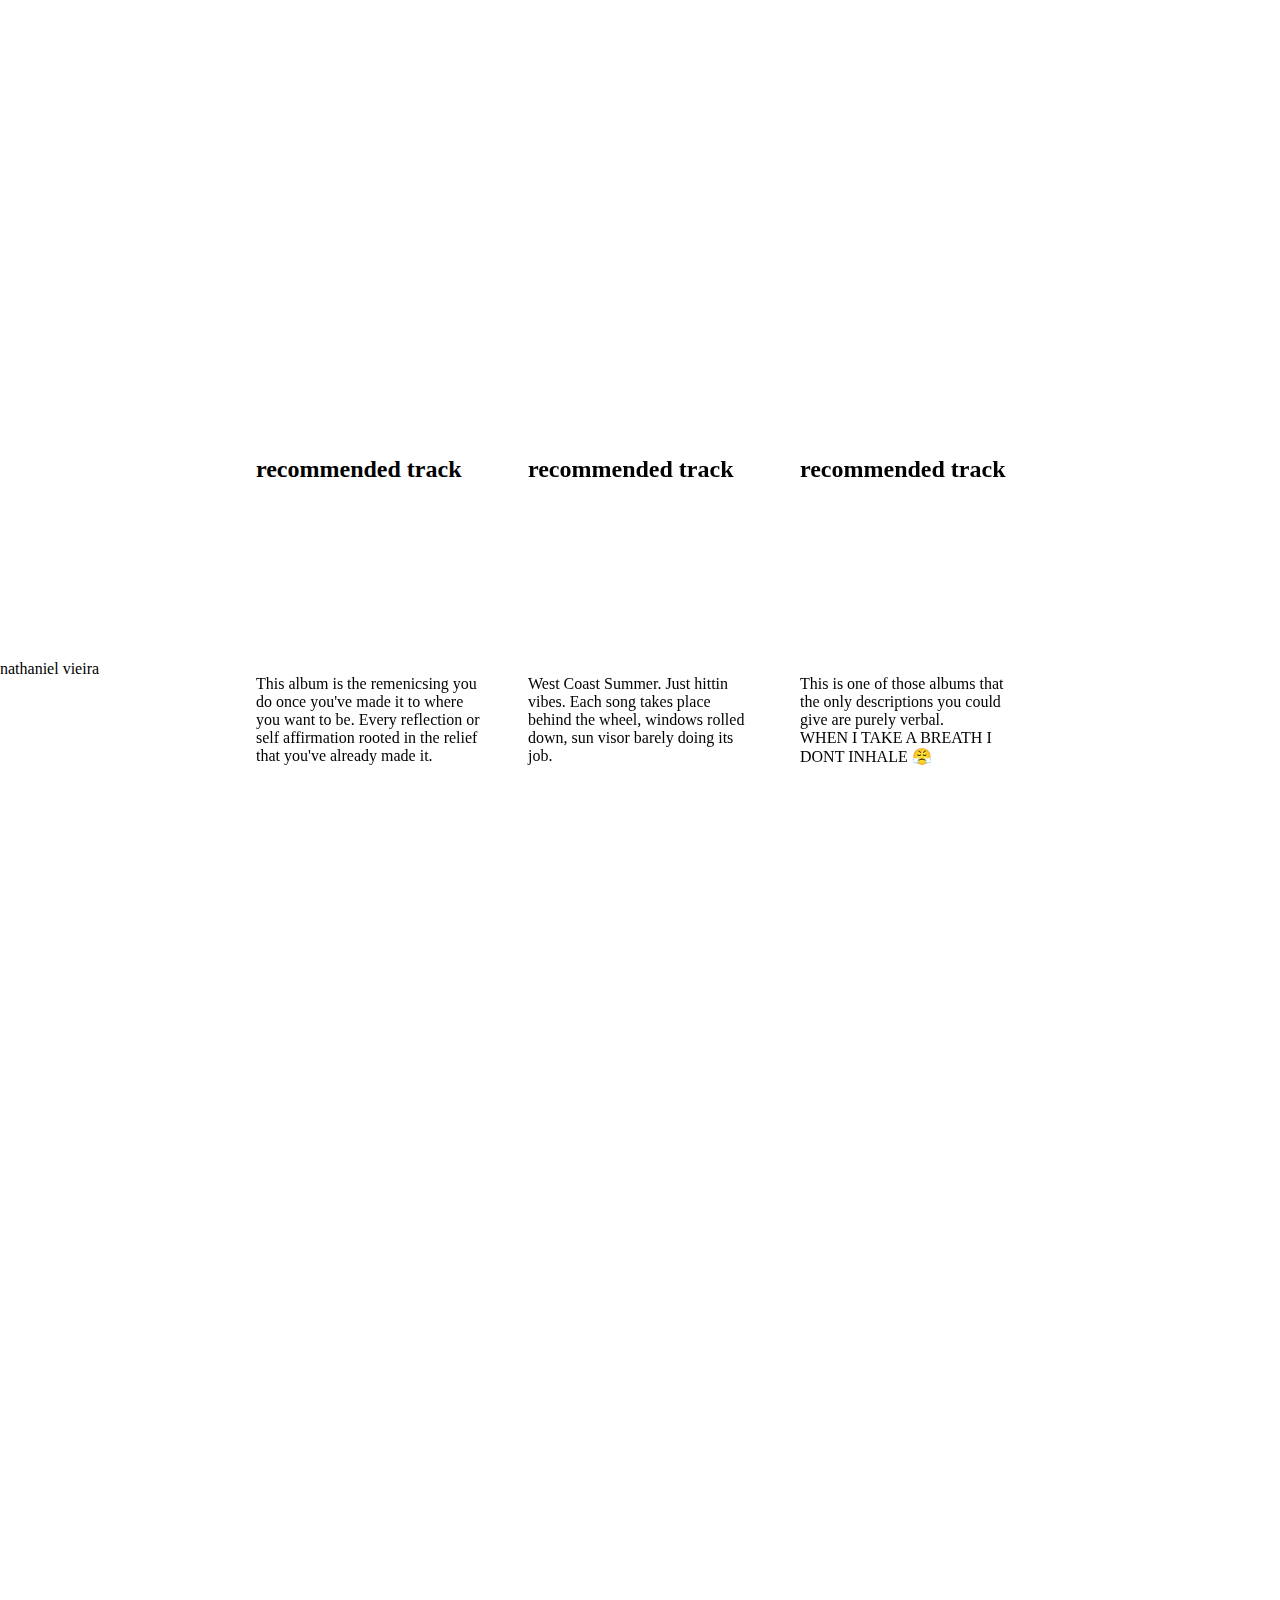
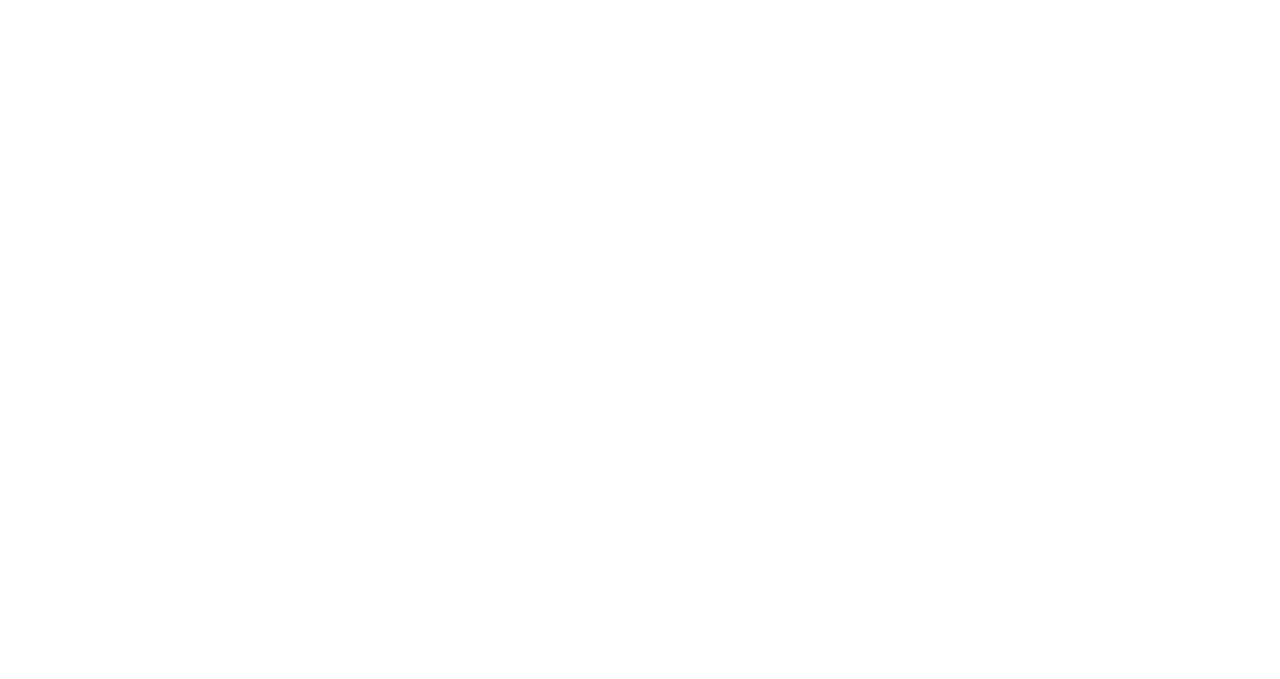
<file: index.html>
<!DOCTYPE html>
<html lang="en">

<head>
    <meta charset="UTF-8" />
    <meta name="viewport" content="width=device-width, initial-scale=1.0" />
    <title>Album Grid</title>
    <link rel="stylesheet" type="text/css" href="styles.css" />
</head>

<body>
    <div class="container">
        <div class="album">
            <iframe style="border-radius: 12px"
                src="https://open.spotify.com/embed/album/3lYDlFILOCtV39ompt2uRs?utm_source=generator" width="100%"
                height="352" frameborder="0" allowfullscreen=""
                allow="autoplay; clipboard-write; encrypted-media; fullscreen; picture-in-picture"
                loading="lazy"></iframe>
            <h2>recommended track</h2>
            <iframe style="border-radius: 12px"
                src="https://open.spotify.com/embed/track/1y25NZliEmmg7OCqDf9o1I?utm_source=generator" width="100%"
                height="152" frameborder="0" allowfullscreen=""
                allow="autoplay; clipboard-write; encrypted-media; fullscreen; picture-in-picture"
                loading="lazy"></iframe>
            <p>
                This album is the remenicsing you do once you've made it to where you
                want to be. Every reflection or self affirmation rooted in the relief
                that you've already made it.
            </p>
        </div>

        <div class="album">
            <iframe style="border-radius: 12px"
                src="https://open.spotify.com/embed/album/5n08iLe0rtrvQ3wg3UhWN3?utm_source=generator" width="100%"
                height="352" frameborder="0" allowfullscreen=""
                allow="autoplay; clipboard-write; encrypted-media; fullscreen; picture-in-picture"
                loading="lazy"></iframe>
            <h2>recommended track</h2>
            <iframe style="border-radius: 12px"
                src="https://open.spotify.com/embed/track/0p2GWx4qFzfq9UWd0SrODU?utm_source=generator" width="100%"
                height="152" frameborder="0" allowfullscreen=""
                allow="autoplay; clipboard-write; encrypted-media; fullscreen; picture-in-picture"
                loading="lazy"></iframe>
            <p>
                West Coast Summer. Just hittin vibes. Each song takes place behind the
                wheel, windows rolled down, sun visor barely doing its job.
            </p>
        </div>

        <div class="album">
            <iframe style="border-radius: 12px"
                src="https://open.spotify.com/embed/album/7aUeYDjGYo8wMKcpeGFRbg?utm_source=generator" width="100%"
                height="352" frameborder="0" allowfullscreen=""
                allow="autoplay; clipboard-write; encrypted-media; fullscreen; picture-in-picture"
                loading="lazy"></iframe>
            <h2>recommended track</h2>
            <iframe style="border-radius: 12px"
                src="https://open.spotify.com/embed/track/6sh306dkqv89n2r1OsnCc9?utm_source=generator" width="100%"
                height="152" frameborder="0" allowfullscreen=""
                allow="autoplay; clipboard-write; encrypted-media; fullscreen; picture-in-picture"
                loading="lazy"></iframe>
            <p>
                This is one of those albums that the only descriptions you could give
                are purely verbal.<br>WHEN I TAKE A BREATH I
                DONT INHALE 😤
            </p>
        </div>

        <div class="album">
            <iframe style="border-radius: 12px"
                src="https://open.spotify.com/embed/album/7CzyObXFjSZ3DuxvS5P0pN?utm_source=generator" width="100%"
                height="352" frameborder="0" allowfullscreen=""
                allow="autoplay; clipboard-write; encrypted-media; fullscreen; picture-in-picture"
                loading="lazy"></iframe>
            <h2>recommended track</h2>
            <iframe style="border-radius:12px"
                src="https://open.spotify.com/embed/track/738kmQ6Fn1uLsAuLtGCpVG?utm_source=generator" width="100%"
                height="152" frameBorder="0" allowfullscreen=""
                allow="autoplay; clipboard-write; encrypted-media; fullscreen; picture-in-picture"
                loading="lazy"></iframe>
            <p>
                Super crazy alternative flows, this guy's mad creative even just in approach to writing and vocals but
                his style can be a bit inaccessible.
            </p>
        </div>

        <div class="album">
            <iframe style="border-radius:12px"
                src="https://open.spotify.com/embed/album/3jGa3xK9xpXMWpAN8JJ8NL?utm_source=generator&theme=0"
                width="100%" height="352" frameBorder="0" allowfullscreen=""
                allow="autoplay; clipboard-write; encrypted-media; fullscreen; picture-in-picture"
                loading="lazy"></iframe>
            <h2>recommended track</h2>
            <iframe style="border-radius:12px"
                src="https://open.spotify.com/embed/track/260SAzinvufrYooPB7z5ZI?utm_source=generator&theme=0"
                width="100%" height="152" frameBorder="0" allowfullscreen=""
                allow="autoplay; clipboard-write; encrypted-media; fullscreen; picture-in-picture"
                loading="lazy"></iframe>
            <p>Definition of slick. He is obviously a dota player, he says "With friends like these, why the fuck I need
                enemies."</p>
        </div>

        <div class="album">
            <iframe style="border-radius:12px"
                src="https://open.spotify.com/embed/album/55oL9JR69c0rbLAfGCFbAF?utm_source=generator" width="100%"
                height="352" frameBorder="0" allowfullscreen=""
                allow="autoplay; clipboard-write; encrypted-media; fullscreen; picture-in-picture"
                loading="lazy"></iframe>
            <h2>recommended track</h2>
            <iframe style="border-radius:12px"
                src="https://open.spotify.com/embed/track/1i2PfHQ0PbvbrZICvkqx4g?utm_source=generator" width="100%"
                height="152" frameBorder="0" allowfullscreen=""
                allow="autoplay; clipboard-write; encrypted-media; fullscreen; picture-in-picture"
                loading="lazy"></iframe>
            <p>This guy's just a bit freaking good to be honest. Great couple tracks mixing hip hop and rock throughout,
                with some somber tracks later.</p>
        </div>

        <div class="album">
            <iframe style="border-radius:12px"
                src="https://open.spotify.com/embed/album/5yzd2RpCd0HVz0NNXFwXXG?utm_source=generator" width="100%"
                height="352" frameBorder="0" allowfullscreen=""
                allow="autoplay; clipboard-write; encrypted-media; fullscreen; picture-in-picture"
                loading="lazy"></iframe>
            <h2>recommended track</h2>
            <iframe style="border-radius:12px"
                src="https://open.spotify.com/embed/track/7iJ9LyNOfzZrJRypuXK0pP?utm_source=generator" width="100%"
                height="152" frameBorder="0" allowfullscreen=""
                allow="autoplay; clipboard-write; encrypted-media; fullscreen; picture-in-picture"
                loading="lazy"></iframe>
            <p>This dude is bringing in some fuckin boats. You can practically hear his stomach growl under each bar.
            </p>
        </div>

        <div class="album">
            <iframe style="border-radius:12px"
                src="https://open.spotify.com/embed/album/7GlMEHJyohBhILSQYQIFgI?utm_source=generator" width="100%"
                height="352" frameBorder="0" allowfullscreen=""
                allow="autoplay; clipboard-write; encrypted-media; fullscreen; picture-in-picture"
                loading="lazy"></iframe>
            <h2>recommended track</h2>
            <iframe style="border-radius:12px"
                src="https://open.spotify.com/embed/track/4Y6J7MhSqRYxdb1ROt7cVF?utm_source=generator" width="100%"
                height="152" frameBorder="0" allowfullscreen=""
                allow="autoplay; clipboard-write; encrypted-media; fullscreen; picture-in-picture"
                loading="lazy"></iframe>
            <p>Maybe the most impatient album ever titled Patience. Mick doesnt exude confidence, its simply a byproduct
                of how certain he is of himself.</p>
        </div>

        <div class="album">
            <iframe style="border-radius:12px"
                src="https://open.spotify.com/embed/album/4rJDCELWL0fjdmN9Gn4f4g?utm_source=generator" width="100%"
                height="352" frameBorder="0" allowfullscreen=""
                allow="autoplay; clipboard-write; encrypted-media; fullscreen; picture-in-picture"
                loading="lazy"></iframe>
            <h2>recommended track</h2>
            <iframe style="border-radius:12px"
                src="https://open.spotify.com/embed/track/14l9gwYmyxQu5m8tD5bv0W?utm_source=generator" width="100%"
                height="152" frameBorder="0" allowfullscreen=""
                allow="autoplay; clipboard-write; encrypted-media; fullscreen; picture-in-picture"
                loading="lazy"></iframe>
            <p>Arguably the most technical and creative of multiple generations. This guy is the cheat code of rap.
                Insane flows, beautiful wordplay, wonderous rhyme schemes.</p>
        </div>
    </div>
</body>
<footer>nathaniel vieira</footer>


</html>
</file>
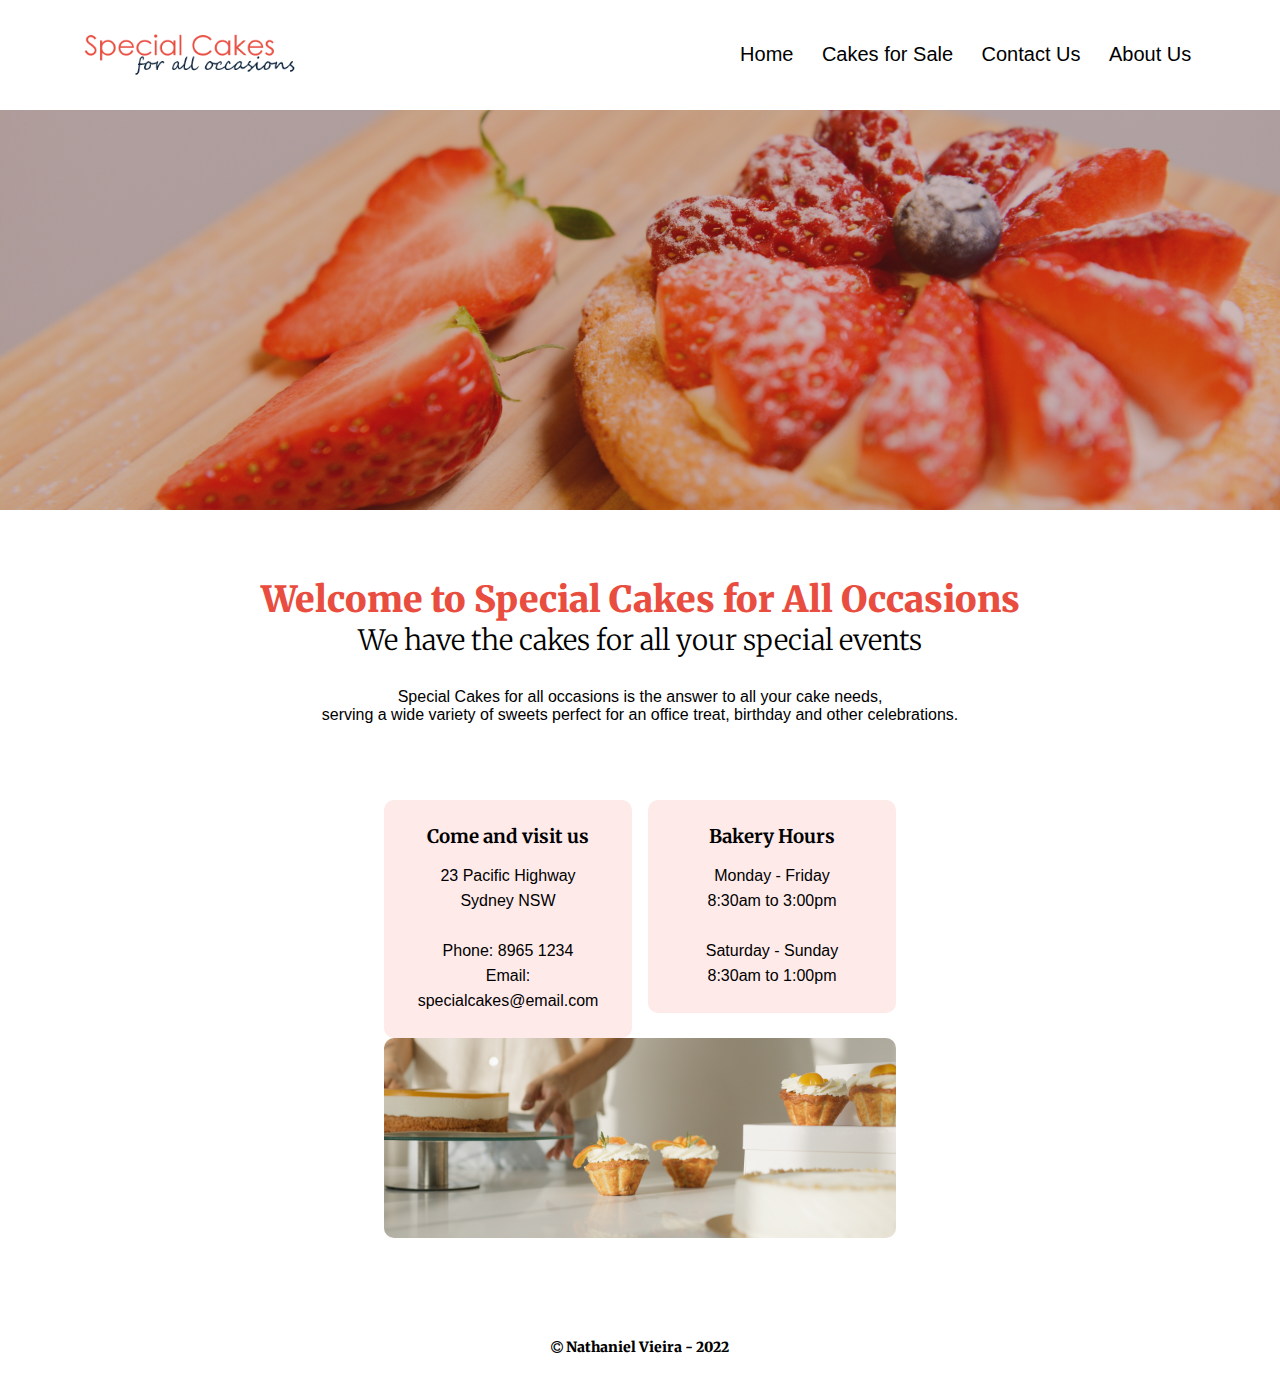
<file: downloaded/index.html>
<!DOCTYPE html>
<html lang="en">
<head>
    <meta charset="UTF-8">
    <meta http-equiv="X-UA-Compatible" content="IE=edge">
    <meta name="viewport" content="width=device-width, initial-scale=1.0">
    <title>Special Cakes - Home</title>
    <link rel="stylesheet" href="specialcakes.css">
    <link rel="preconnect" href="https://fonts.googleapis.com">
    <link rel="preconnect" href="https://fonts.gstatic.com" crossorigin>
    <link href="https://fonts.googleapis.com/css2?family=Merriweather:ital,wght@0,300;0,400;0,700;0,900;1,700&display=swap" rel="stylesheet">
    <link rel="stylesheet" href="https://stackpath.bootstrapcdn.com/font-awesome/4.7.0/css/font-awesome.min.css">
</head>
<body>

<!-- Header -->
<section class="header">
    <nav>
        <a href="index.html"><img src="images/logo.png" alt="Special Cakes Logo"></a>
            <div class="nav-links" id="navLinks">
                <ul>
                    <li><span><a href="index.html">Home</a></span></li>
                    <li><span><a href="cakesforsale.html">Cakes for Sale</a></span></li>
                    <li><span><a href="contactus.html">Contact Us</a></span></li>
                    <li><span><a href="about.html">About Us</a></span></li>
                </ul>
            </div>
    </nav>
<section class="banner"></section>
<div class="welcome">
  <h1>Welcome to Special Cakes for All Occasions</h1>
  <h4>We have the cakes for all your special events</h4>
  <p>Special Cakes for all occasions is the answer to all your cake needs, <br>serving a wide variety of sweets perfect for an office treat, birthday and other celebrations.</br></p>
</div>
</section>

<!-- info cards -->
<section class="infocard">
  <div class="row">
      <div class="infocard-col">
          <div>
            <a href="contactus.html" style="text-decoration: none; color: black;">
              <h3>Come and visit us</h3>
              <p>
              23 Pacific Highway<br>
              Sydney NSW<br>
              </br>
              Phone: 8965 1234<br>
              Email: specialcakes@email.com
              </p>
            </a>
          </div>
      </div>
      <div class="infocard-col">
          <div>
            <a href="about.html" style="text-decoration: none; color: black;">
              <h3>Bakery Hours</h3>
              <p>
              Monday - Friday<br>
              8:30am to 3:00pm<br>
              </br>
              Saturday - Sunday<br>
              8:30am to 1:00pm
              </p>
            </a>
          </div>
      </div>
  </div>
</section>

<section class="extra-image">
</section>

<!-- Footer -->
<section class="footer">
  <h4><i class="fa fa-copyright"></i> Nathaniel Vieira - 2022</h4>
</section>

<script>

</script>

</section>
</file>
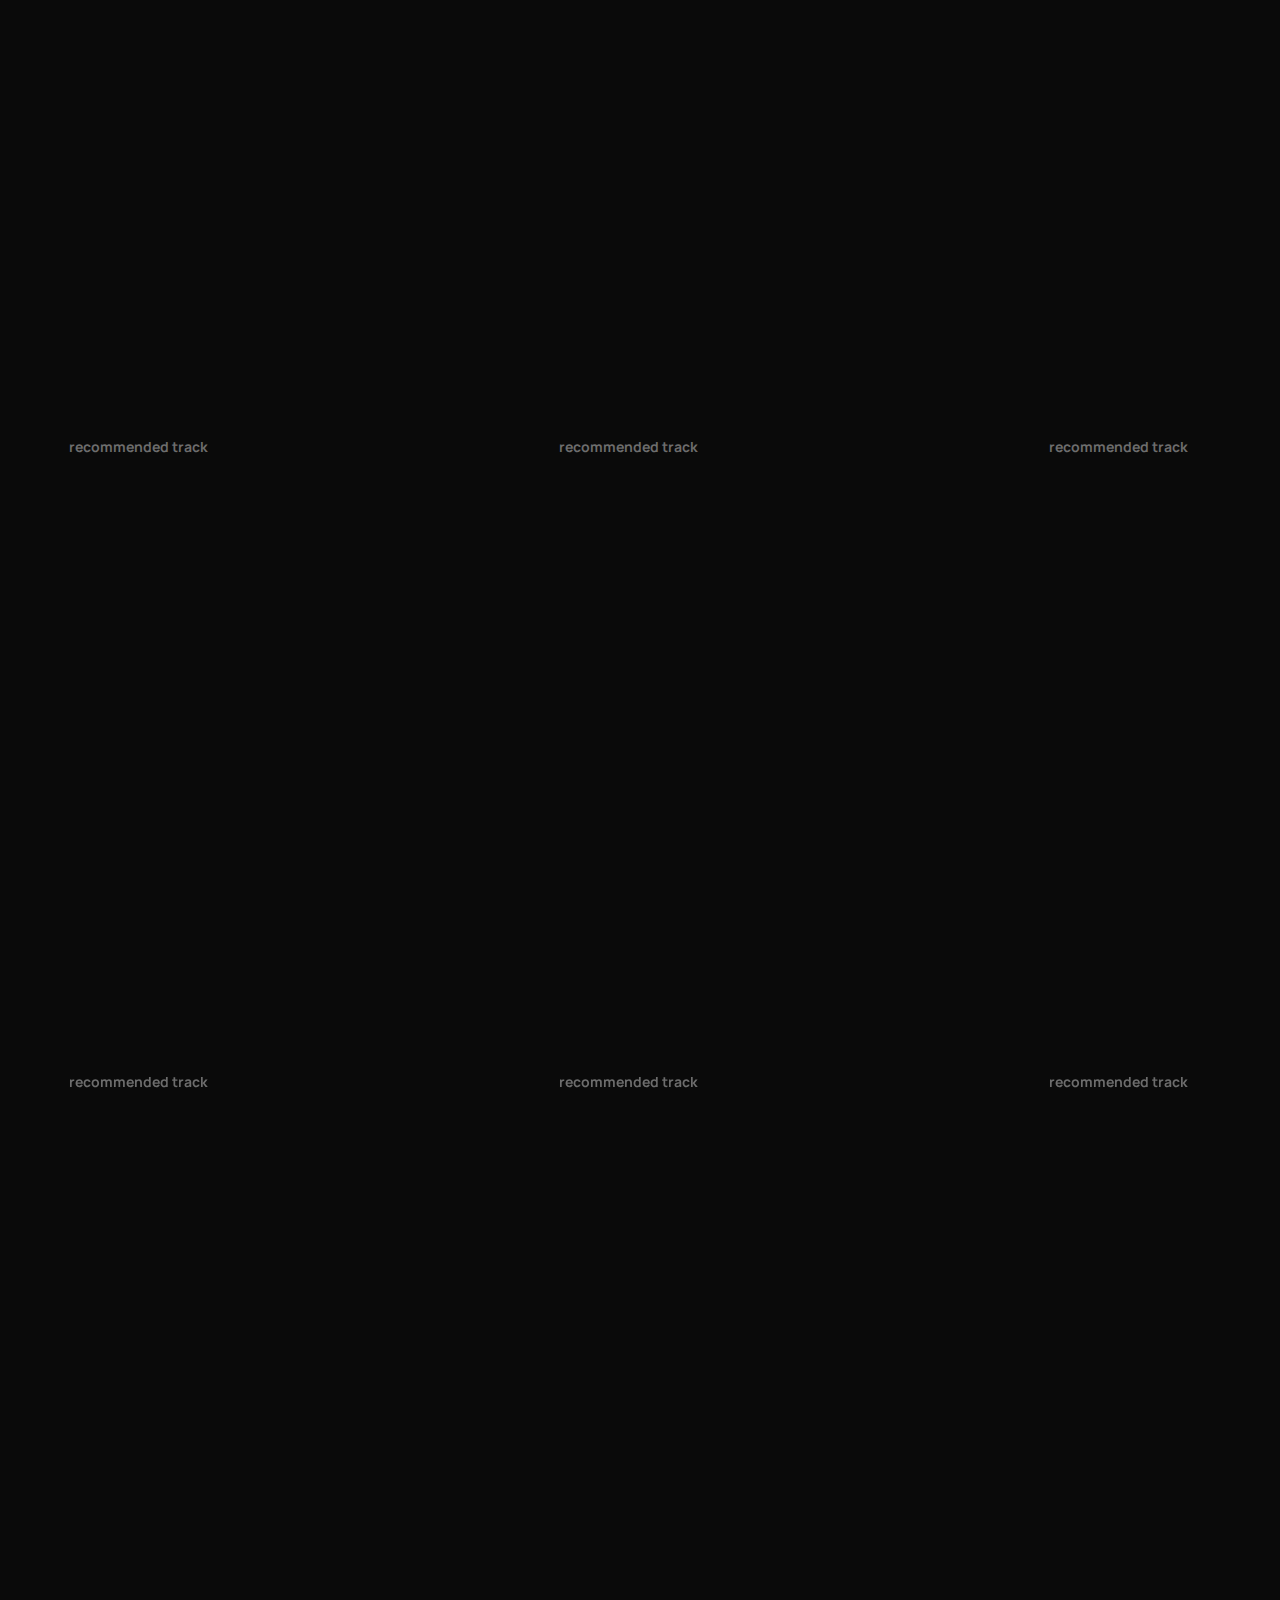
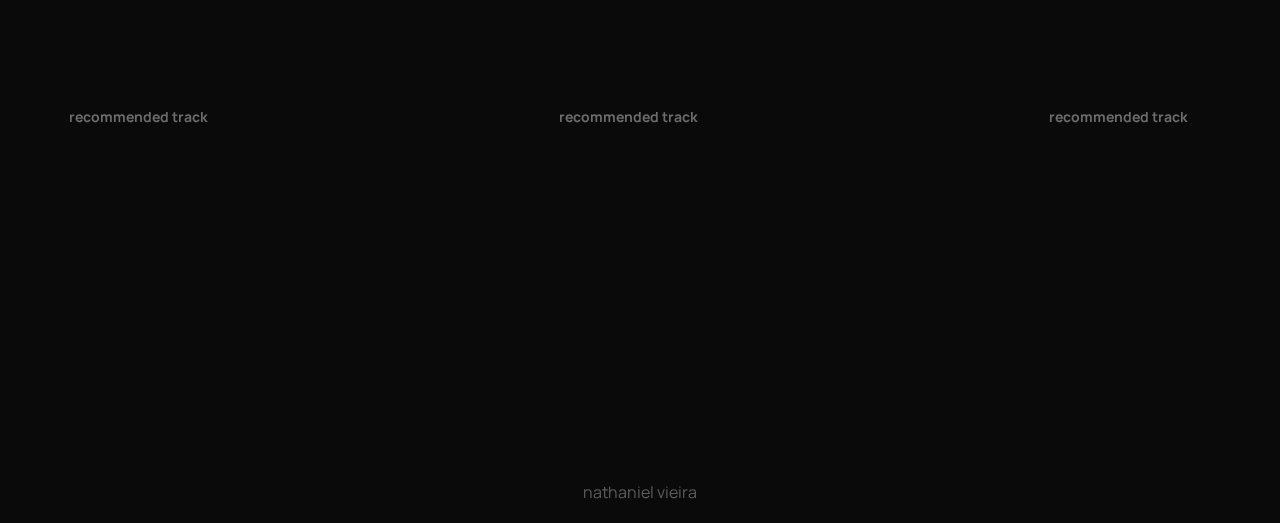
<file: jackson-recs-2/index.html>
<!DOCTYPE html>
<html lang="en">

<head>
    <meta charset="UTF-8" />
    <meta name="viewport" content="width=device-width, initial-scale=1.0" />
    <link rel="icon" href="images/reclogo.png" type="image/png">
    <title>Spotify Recs pt. 2</title>
    <link rel="stylesheet" type="text/css" href="styles.css" />
    <script src="script.js"></script>

    <meta property="og:title" content="Spotify Recs - For Jackson pt. 2">
    <meta property="og:description" content="Creative, Motivating, Inspiring, Reflecting">
    <meta property="og:image" content="images/thumbnail.png">
    <meta property="og:url" content="https://goldsoular.github.io/">
    <meta property="og:type" content="website">
</head>

<body>
    <div class="container">
        <div class="album-1">
            <iframe style="border-radius:12px"
                src="https://open.spotify.com/embed/album/0hvT3yIEysuuvkK73vgdcW?utm_source=generator" width="100%"
                height="352" frameBorder="0" allowfullscreen=""
                allow="autoplay; clipboard-write; encrypted-media; fullscreen; picture-in-picture"
                loading="lazy"></iframe>
            <h2>recommended track</h2>
            <iframe style="border-radius:12px"
                src="https://open.spotify.com/embed/track/5gOfC9UzZQzTyShqPMrpjT?utm_source=generator" width="100%"
                height="152" frameBorder="0" allowfullscreen=""
                allow="autoplay; clipboard-write; encrypted-media; fullscreen; picture-in-picture"
                loading="lazy"></iframe>
        </div>

        <div class="album-2">
            <iframe style="border-radius:12px"
                src="https://open.spotify.com/embed/album/07vD7PUkwTMoRWpXzMwDMy?utm_source=generator" width="100%"
                height="352" frameBorder="0" allowfullscreen=""
                allow="autoplay; clipboard-write; encrypted-media; fullscreen; picture-in-picture"
                loading="lazy"></iframe>
            <h2>recommended track</h2>
            <iframe style="border-radius:12px"
                src="https://open.spotify.com/embed/track/0nmIWoirK2cbSD9duTDQJa?utm_source=generator" width="100%"
                height="152" frameBorder="0" allowfullscreen=""
                allow="autoplay; clipboard-write; encrypted-media; fullscreen; picture-in-picture"
                loading="lazy"></iframe>
        </div>

        <div class="album-3">
            <iframe style="border-radius:12px"
                src="https://open.spotify.com/embed/album/2AF490EX9m1XFu9JDSLmt2?utm_source=generator" width="100%"
                height="352" frameBorder="0" allowfullscreen=""
                allow="autoplay; clipboard-write; encrypted-media; fullscreen; picture-in-picture"
                loading="lazy"></iframe>
            <h2>recommended track</h2>
            <iframe style="border-radius:12px"
                src="https://open.spotify.com/embed/track/5Flc4ysjTR7PccCTCGdLVV?utm_source=generator" width="100%"
                height="152" frameBorder="0" allowfullscreen=""
                allow="autoplay; clipboard-write; encrypted-media; fullscreen; picture-in-picture"
                loading="lazy"></iframe>
        </div>

        <div class="album-4">
            <iframe style="border-radius:12px"
                src="https://open.spotify.com/embed/album/5gHqM8u3IclJ1ZV6q309OW?utm_source=generator" width="100%"
                height="352" frameBorder="0" allowfullscreen=""
                allow="autoplay; clipboard-write; encrypted-media; fullscreen; picture-in-picture"
                loading="lazy"></iframe>
            <h2>recommended track</h2>
            <iframe style="border-radius:12px"
                src="https://open.spotify.com/embed/track/6SHEczp4ZVqiCIEg8NXn8o?utm_source=generator" width="100%"
                height="152" frameBorder="0" allowfullscreen=""
                allow="autoplay; clipboard-write; encrypted-media; fullscreen; picture-in-picture"
                loading="lazy"></iframe>
        </div>

        <div class="album-5">
            <iframe style="border-radius:12px"
                src="https://open.spotify.com/embed/album/7J3XAN9vV4smAoiz1TQwHB?utm_source=generator" width="100%"
                height="352" frameBorder="0" allowfullscreen=""
                allow="autoplay; clipboard-write; encrypted-media; fullscreen; picture-in-picture"
                loading="lazy"></iframe>
            <h2>recommended track</h2>
            <iframe style="border-radius:12px"
                src="https://open.spotify.com/embed/track/4xx5x7moTK8S1nQRzcox2R?utm_source=generator" width="100%"
                height="152" frameBorder="0" allowfullscreen=""
                allow="autoplay; clipboard-write; encrypted-media; fullscreen; picture-in-picture"
                loading="lazy"></iframe>
        </div>

        <div class="album-6">
            <iframe style="border-radius:12px"
                src="https://open.spotify.com/embed/album/6oYnuPyAxlRAvSAO13cINJ?utm_source=generator" width="100%"
                height="352" frameBorder="0" allowfullscreen=""
                allow="autoplay; clipboard-write; encrypted-media; fullscreen; picture-in-picture"
                loading="lazy"></iframe>
            <h2>recommended track</h2>
            <iframe style="border-radius:12px"
                src="https://open.spotify.com/embed/track/1roTeqFOZ0J0TJUZloVi3e?utm_source=generator" width="100%"
                height="152" frameBorder="0" allowfullscreen=""
                allow="autoplay; clipboard-write; encrypted-media; fullscreen; picture-in-picture"
                loading="lazy"></iframe>
        </div>

        <div class="album-7">
            <iframe style="border-radius:12px"
                src="https://open.spotify.com/embed/album/4HgkXIyPXtXueFq7swBqXa?utm_source=generator" width="100%"
                height="352" frameBorder="0" allowfullscreen=""
                allow="autoplay; clipboard-write; encrypted-media; fullscreen; picture-in-picture"
                loading="lazy"></iframe>
            <h2>recommended track</h2>
            <iframe style="border-radius:12px"
                src="https://open.spotify.com/embed/track/2G6kgs4EwNlD6ryujXV10b?utm_source=generator" width="100%"
                height="152" frameBorder="0" allowfullscreen=""
                allow="autoplay; clipboard-write; encrypted-media; fullscreen; picture-in-picture"
                loading="lazy"></iframe>
        </div>

        <div class="album-8">
            <iframe style="border-radius:12px"
                src="https://open.spotify.com/embed/album/70U3LjiW7v6pAVyPAY3GP3?utm_source=generator" width="100%"
                height="352" frameBorder="0" allowfullscreen=""
                allow="autoplay; clipboard-write; encrypted-media; fullscreen; picture-in-picture"
                loading="lazy"></iframe>
            <h2>recommended track</h2>
            <iframe style="border-radius:12px"
                src="https://open.spotify.com/embed/track/1bff5VU31Q3URKI1kR6Dqr?utm_source=generator" width="100%"
                height="152" frameBorder="0" allowfullscreen=""
                allow="autoplay; clipboard-write; encrypted-media; fullscreen; picture-in-picture"
                loading="lazy"></iframe>
        </div>

        <div class="album-9">
            <iframe style="border-radius:12px"
                src="https://open.spotify.com/embed/album/57263zG8Md6XZ9lBUPPYCm?utm_source=generator" width="100%"
                height="352" frameBorder="0" allowfullscreen=""
                allow="autoplay; clipboard-write; encrypted-media; fullscreen; picture-in-picture"
                loading="lazy"></iframe>
            <h2>recommended track</h2>
            <iframe style="border-radius:12px"
                src="https://open.spotify.com/embed/track/5OJUTZS9QE2qem6FDsEnOM?utm_source=generator" width="100%"
                height="152" frameBorder="0" allowfullscreen=""
                allow="autoplay; clipboard-write; encrypted-media; fullscreen; picture-in-picture"
                loading="lazy"></iframe>
        </div>
    </div>
</body>
<footer>nathaniel vieira</footer>


</html>
</file>
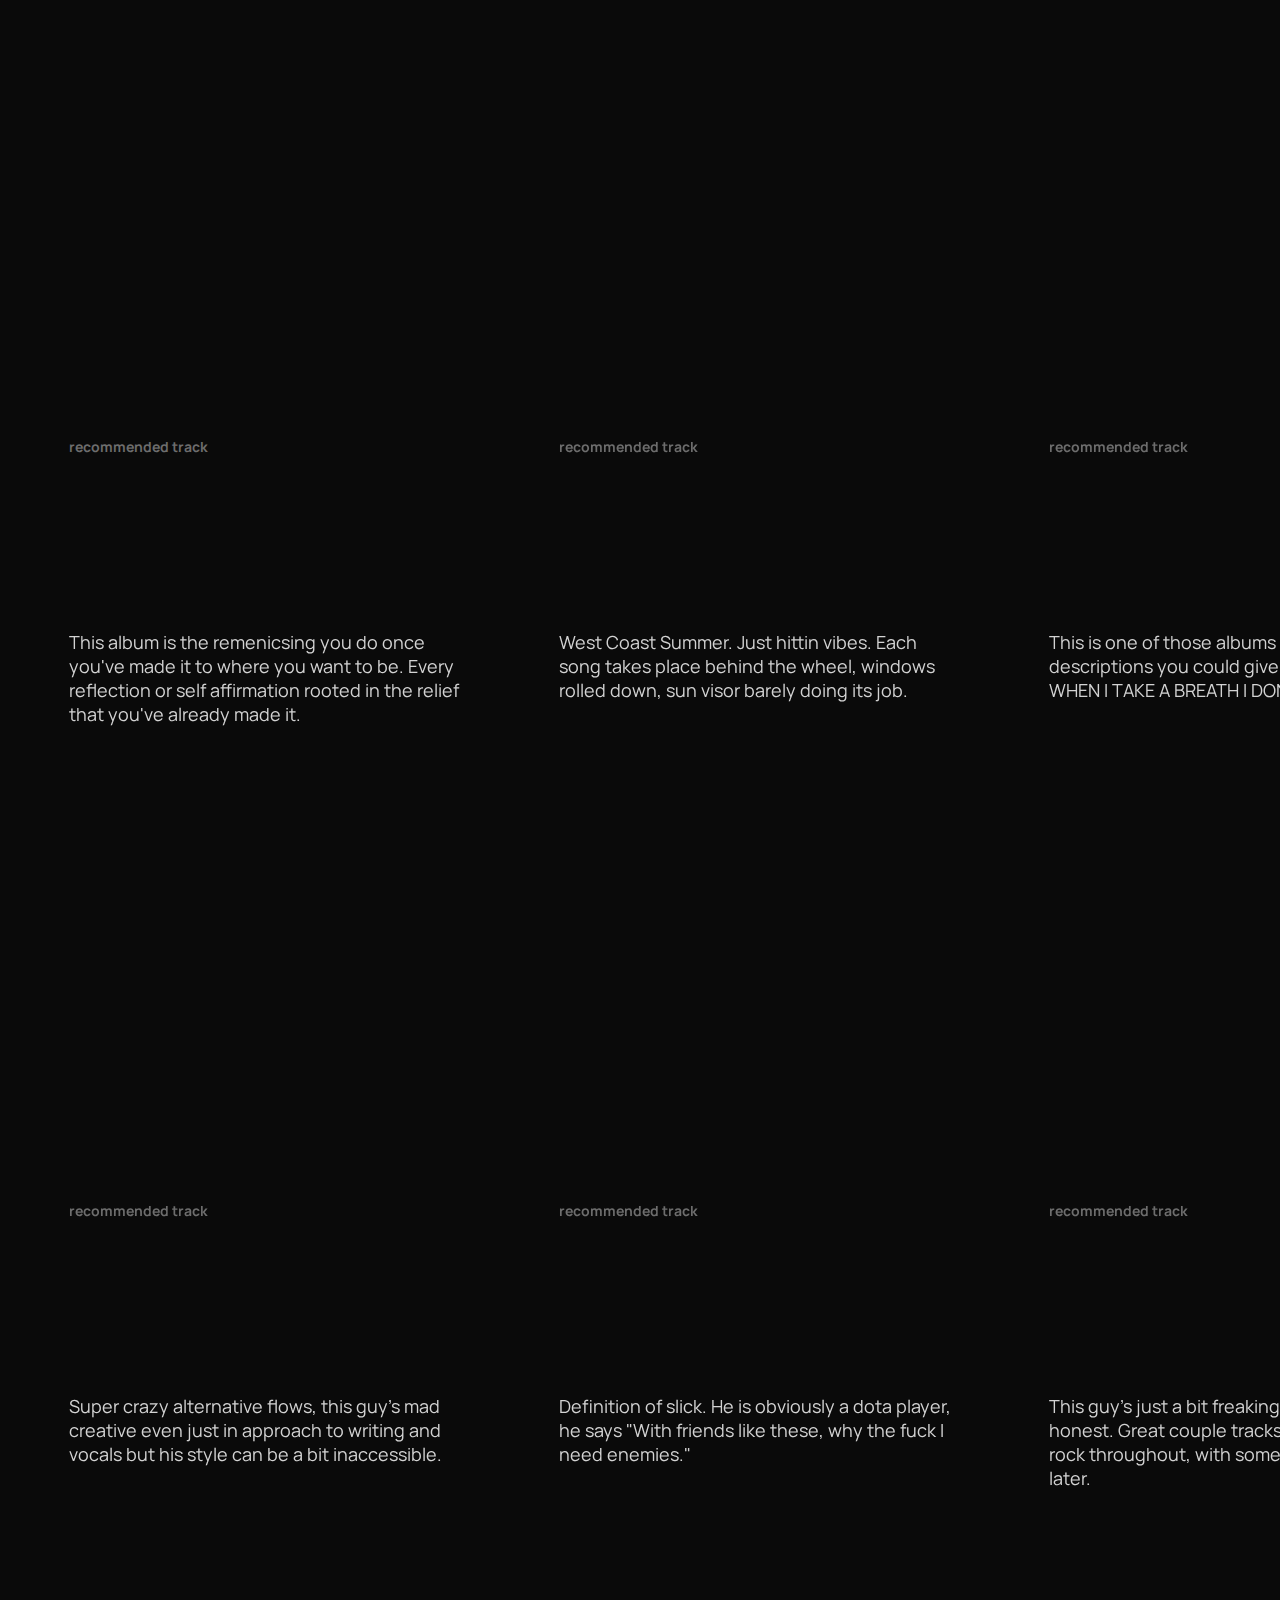
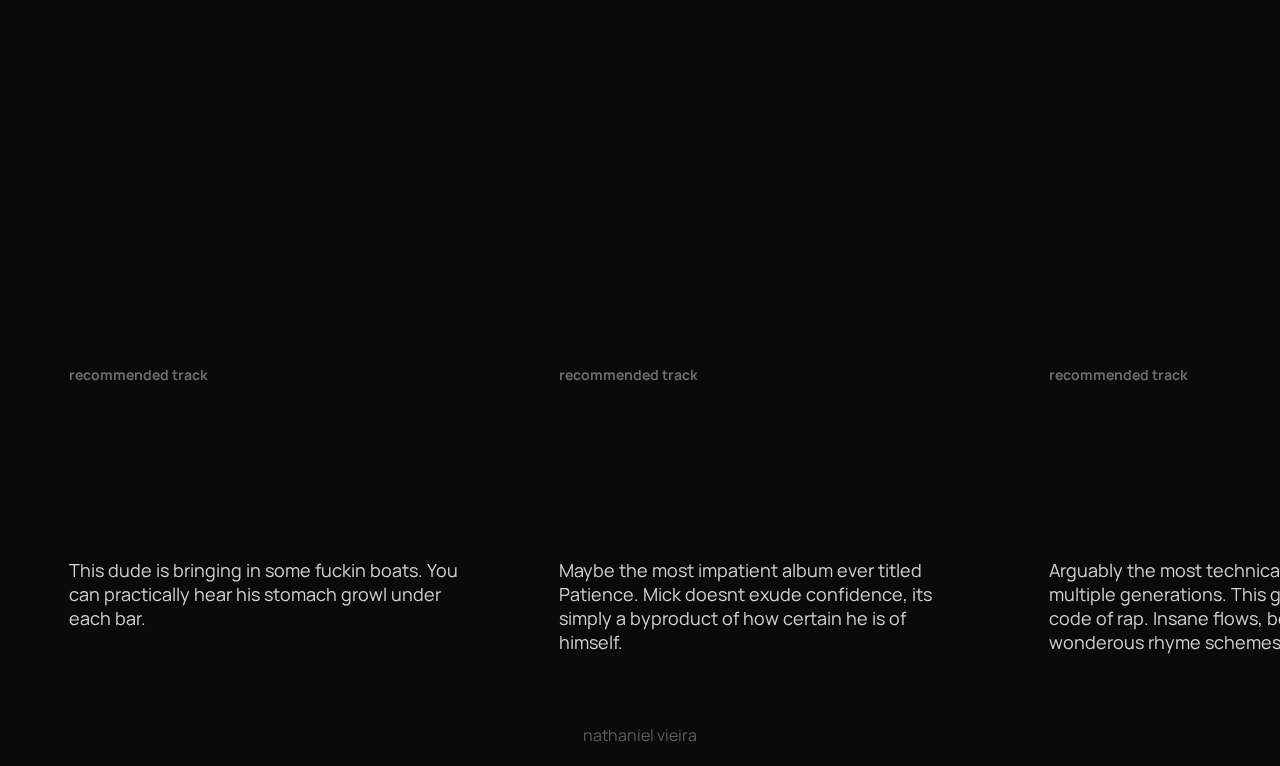
<file: jackson-recs/index.html>
<!DOCTYPE html>
<html lang="en">

<head>
    <meta charset="UTF-8" />
    <meta name="viewport" content="width=device-width, initial-scale=1.0" />
    <title>Album Grid</title>
    <link rel="stylesheet" type="text/css" href="styles.css" />

    <meta property="og:title" content="Spotify Recs - For Jackson">
    <meta property="og:description" content="Creative, Motivating, Inspiring, Reflecting">
    <meta property="og:image" content="https://i.imgur.com/XREBLJT.png">
    <meta property="og:url" content="https://goldsoular.github.io/">
    <meta property="og:type" content="website">
</head>

<body>
    <div class="container">
        <div class="album">
            <iframe style="border-radius: 12px"
                src="https://open.spotify.com/embed/album/3lYDlFILOCtV39ompt2uRs?utm_source=generator" width="100%"
                height="352" frameborder="0" allowfullscreen=""
                allow="autoplay; clipboard-write; encrypted-media; fullscreen; picture-in-picture"
                loading="lazy"></iframe>
            <h2>recommended track</h2>
            <iframe style="border-radius: 12px"
                src="https://open.spotify.com/embed/track/1y25NZliEmmg7OCqDf9o1I?utm_source=generator" width="100%"
                height="152" frameborder="0" allowfullscreen=""
                allow="autoplay; clipboard-write; encrypted-media; fullscreen; picture-in-picture"
                loading="lazy"></iframe>
            <p>
                This album is the remenicsing you do once you've made it to where you
                want to be. Every reflection or self affirmation rooted in the relief
                that you've already made it.
            </p>
        </div>

        <div class="album">
            <iframe style="border-radius: 12px"
                src="https://open.spotify.com/embed/album/5n08iLe0rtrvQ3wg3UhWN3?utm_source=generator" width="100%"
                height="352" frameborder="0" allowfullscreen=""
                allow="autoplay; clipboard-write; encrypted-media; fullscreen; picture-in-picture"
                loading="lazy"></iframe>
            <h2>recommended track</h2>
            <iframe style="border-radius: 12px"
                src="https://open.spotify.com/embed/track/0p2GWx4qFzfq9UWd0SrODU?utm_source=generator" width="100%"
                height="152" frameborder="0" allowfullscreen=""
                allow="autoplay; clipboard-write; encrypted-media; fullscreen; picture-in-picture"
                loading="lazy"></iframe>
            <p>
                West Coast Summer. Just hittin vibes. Each song takes place behind the
                wheel, windows rolled down, sun visor barely doing its job.
            </p>
        </div>

        <div class="album">
            <iframe style="border-radius: 12px"
                src="https://open.spotify.com/embed/album/7aUeYDjGYo8wMKcpeGFRbg?utm_source=generator" width="100%"
                height="352" frameborder="0" allowfullscreen=""
                allow="autoplay; clipboard-write; encrypted-media; fullscreen; picture-in-picture"
                loading="lazy"></iframe>
            <h2>recommended track</h2>
            <iframe style="border-radius: 12px"
                src="https://open.spotify.com/embed/track/6sh306dkqv89n2r1OsnCc9?utm_source=generator" width="100%"
                height="152" frameborder="0" allowfullscreen=""
                allow="autoplay; clipboard-write; encrypted-media; fullscreen; picture-in-picture"
                loading="lazy"></iframe>
            <p>
                This is one of those albums that the only descriptions you could give
                are purely verbal.<br>WHEN I TAKE A BREATH I
                DONT INHALE 😤
            </p>
        </div>

        <div class="album">
            <iframe style="border-radius: 12px"
                src="https://open.spotify.com/embed/album/7CzyObXFjSZ3DuxvS5P0pN?utm_source=generator" width="100%"
                height="352" frameborder="0" allowfullscreen=""
                allow="autoplay; clipboard-write; encrypted-media; fullscreen; picture-in-picture"
                loading="lazy"></iframe>
            <h2>recommended track</h2>
            <iframe style="border-radius:12px"
                src="https://open.spotify.com/embed/track/738kmQ6Fn1uLsAuLtGCpVG?utm_source=generator" width="100%"
                height="152" frameBorder="0" allowfullscreen=""
                allow="autoplay; clipboard-write; encrypted-media; fullscreen; picture-in-picture"
                loading="lazy"></iframe>
            <p>
                Super crazy alternative flows, this guy's mad creative even just in approach to writing and vocals but
                his style can be a bit inaccessible.
            </p>
        </div>

        <div class="album">
            <iframe style="border-radius:12px"
                src="https://open.spotify.com/embed/album/3jGa3xK9xpXMWpAN8JJ8NL?utm_source=generator&theme=0"
                width="100%" height="352" frameBorder="0" allowfullscreen=""
                allow="autoplay; clipboard-write; encrypted-media; fullscreen; picture-in-picture"
                loading="lazy"></iframe>
            <h2>recommended track</h2>
            <iframe style="border-radius:12px"
                src="https://open.spotify.com/embed/track/260SAzinvufrYooPB7z5ZI?utm_source=generator&theme=0"
                width="100%" height="152" frameBorder="0" allowfullscreen=""
                allow="autoplay; clipboard-write; encrypted-media; fullscreen; picture-in-picture"
                loading="lazy"></iframe>
            <p>Definition of slick. He is obviously a dota player, he says "With friends like these, why the fuck I need
                enemies."</p>
        </div>

        <div class="album">
            <iframe style="border-radius:12px"
                src="https://open.spotify.com/embed/album/55oL9JR69c0rbLAfGCFbAF?utm_source=generator" width="100%"
                height="352" frameBorder="0" allowfullscreen=""
                allow="autoplay; clipboard-write; encrypted-media; fullscreen; picture-in-picture"
                loading="lazy"></iframe>
            <h2>recommended track</h2>
            <iframe style="border-radius:12px"
                src="https://open.spotify.com/embed/track/1i2PfHQ0PbvbrZICvkqx4g?utm_source=generator" width="100%"
                height="152" frameBorder="0" allowfullscreen=""
                allow="autoplay; clipboard-write; encrypted-media; fullscreen; picture-in-picture"
                loading="lazy"></iframe>
            <p>This guy's just a bit freaking good to be honest. Great couple tracks mixing hip hop and rock throughout,
                with some somber tracks later.</p>
        </div>

        <div class="album">
            <iframe style="border-radius:12px"
                src="https://open.spotify.com/embed/album/5yzd2RpCd0HVz0NNXFwXXG?utm_source=generator" width="100%"
                height="352" frameBorder="0" allowfullscreen=""
                allow="autoplay; clipboard-write; encrypted-media; fullscreen; picture-in-picture"
                loading="lazy"></iframe>
            <h2>recommended track</h2>
            <iframe style="border-radius:12px"
                src="https://open.spotify.com/embed/track/7iJ9LyNOfzZrJRypuXK0pP?utm_source=generator" width="100%"
                height="152" frameBorder="0" allowfullscreen=""
                allow="autoplay; clipboard-write; encrypted-media; fullscreen; picture-in-picture"
                loading="lazy"></iframe>
            <p>This dude is bringing in some fuckin boats. You can practically hear his stomach growl under each bar.
            </p>
        </div>

        <div class="album">
            <iframe style="border-radius:12px"
                src="https://open.spotify.com/embed/album/7GlMEHJyohBhILSQYQIFgI?utm_source=generator" width="100%"
                height="352" frameBorder="0" allowfullscreen=""
                allow="autoplay; clipboard-write; encrypted-media; fullscreen; picture-in-picture"
                loading="lazy"></iframe>
            <h2>recommended track</h2>
            <iframe style="border-radius:12px"
                src="https://open.spotify.com/embed/track/4Y6J7MhSqRYxdb1ROt7cVF?utm_source=generator" width="100%"
                height="152" frameBorder="0" allowfullscreen=""
                allow="autoplay; clipboard-write; encrypted-media; fullscreen; picture-in-picture"
                loading="lazy"></iframe>
            <p>Maybe the most impatient album ever titled Patience. Mick doesnt exude confidence, its simply a byproduct
                of how certain he is of himself.</p>
        </div>

        <div class="album">
            <iframe style="border-radius:12px"
                src="https://open.spotify.com/embed/album/4rJDCELWL0fjdmN9Gn4f4g?utm_source=generator" width="100%"
                height="352" frameBorder="0" allowfullscreen=""
                allow="autoplay; clipboard-write; encrypted-media; fullscreen; picture-in-picture"
                loading="lazy"></iframe>
            <h2>recommended track</h2>
            <iframe style="border-radius:12px"
                src="https://open.spotify.com/embed/track/14l9gwYmyxQu5m8tD5bv0W?utm_source=generator" width="100%"
                height="152" frameBorder="0" allowfullscreen=""
                allow="autoplay; clipboard-write; encrypted-media; fullscreen; picture-in-picture"
                loading="lazy"></iframe>
            <p>Arguably the most technical and creative of multiple generations. This guy is the cheat code of rap.
                Insane flows, beautiful wordplay, wonderous rhyme schemes.</p>
        </div>
    </div>
</body>
<footer>nathaniel vieira</footer>


</html>
</file>
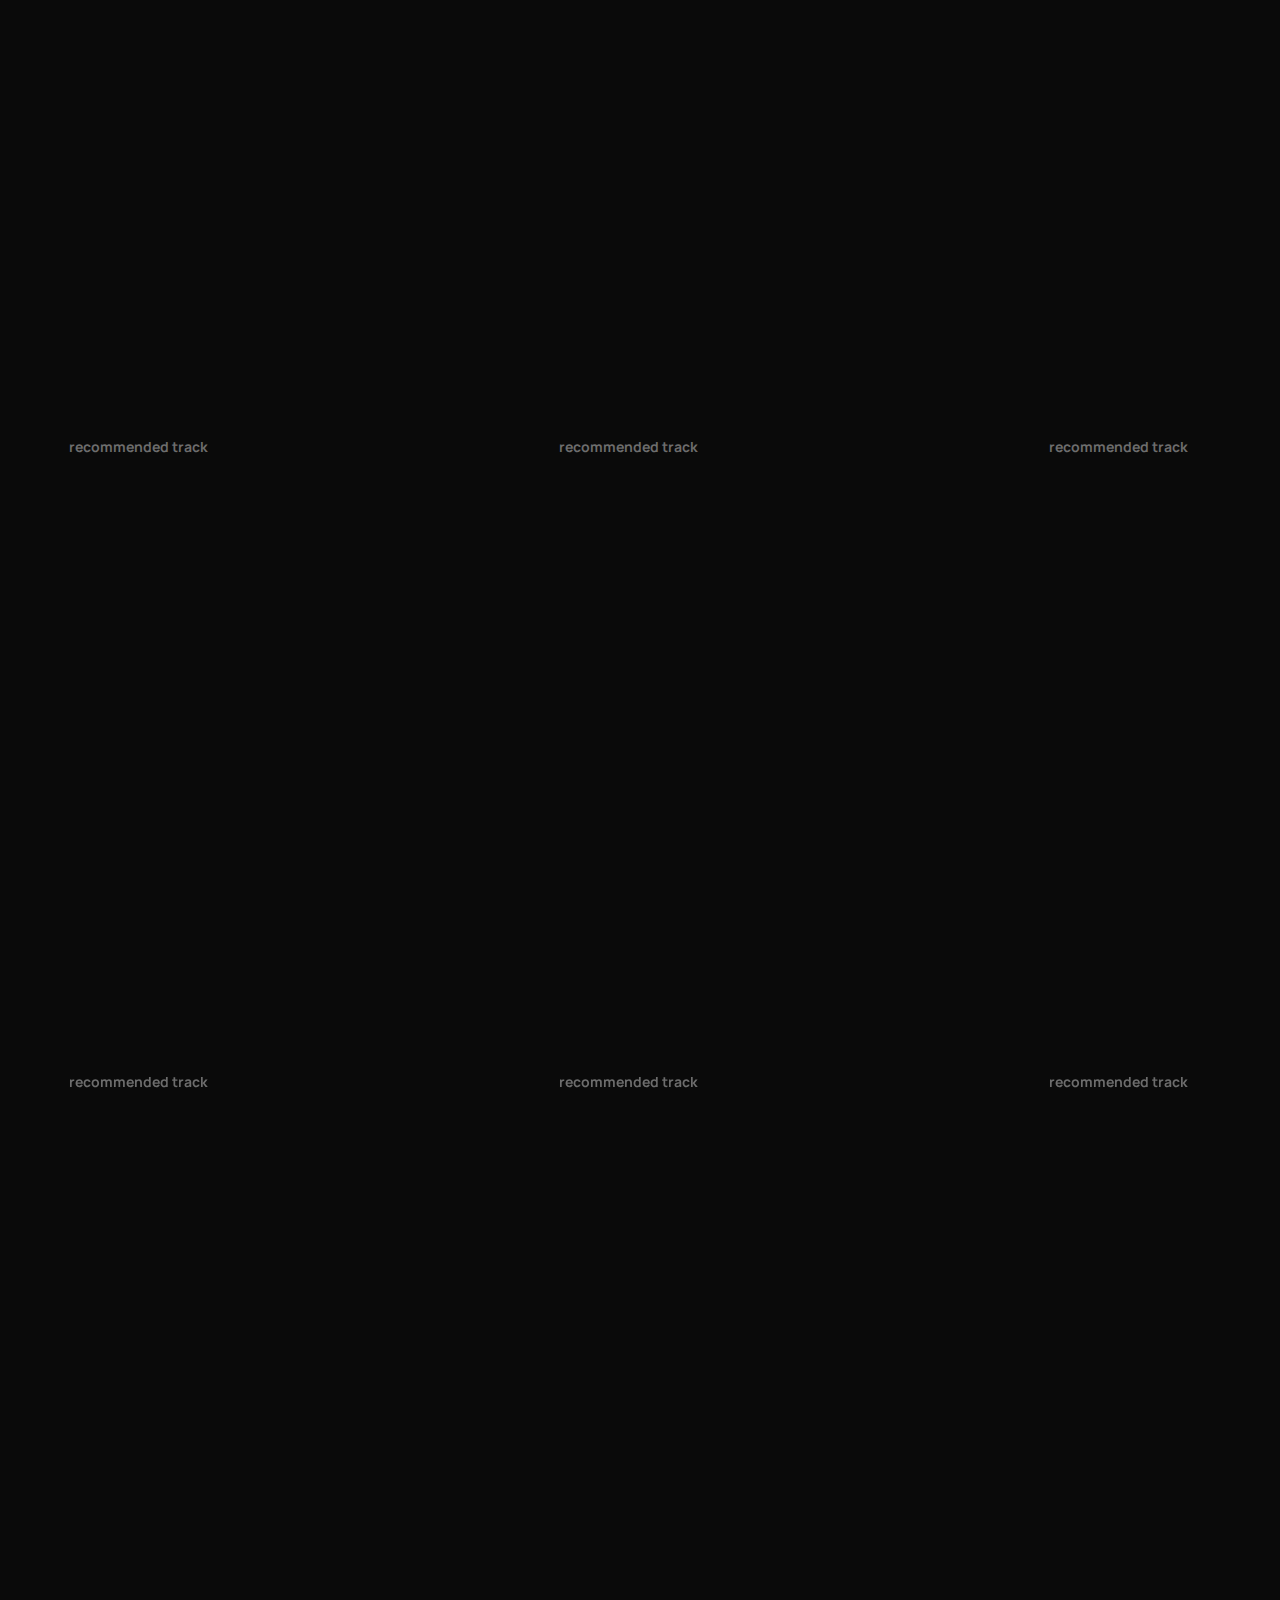
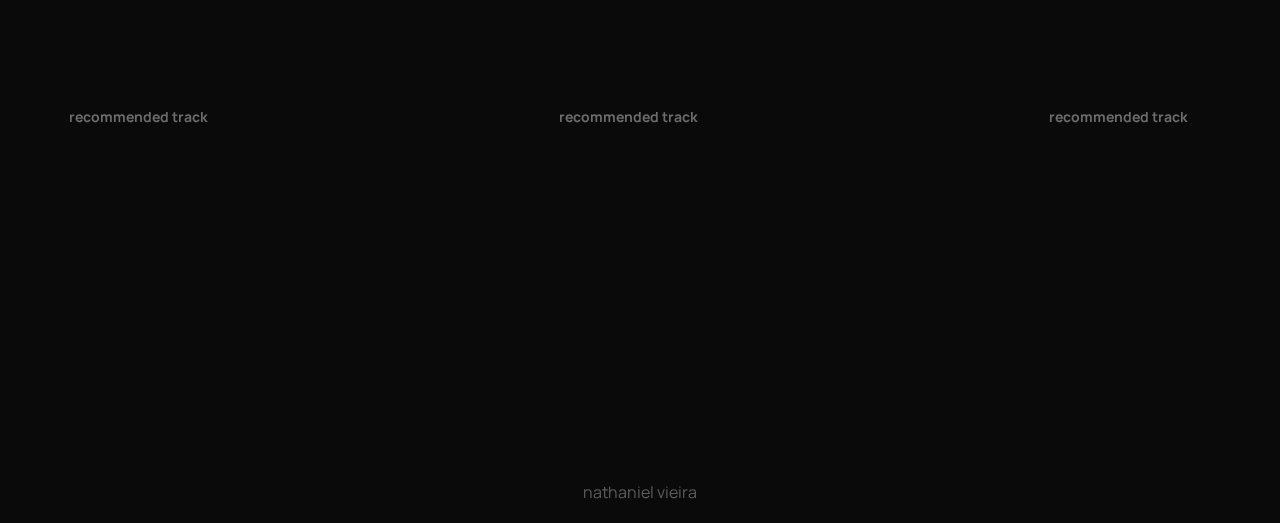
<file: jacksonspotify 2/index.html>
<!DOCTYPE html>
<html lang="en">

<head>
    <meta charset="UTF-8" />
    <meta name="viewport" content="width=device-width, initial-scale=1.0" />
    <link rel="icon" href="images/reclogo.png" type="image/png">
    <title>Spotify Recs pt. 2</title>
    <link rel="stylesheet" type="text/css" href="styles.css" />
    <script src="script.js"></script>

    <meta property="og:title" content="Spotify Recs - For Jackson pt. 2">
    <meta property="og:description" content="Creative, Motivating, Inspiring, Reflecting">
    <meta property="og:image" content="https://i.imgur.com/XREBLJT.png">
    <meta property="og:url" content="https://goldsoular.github.io/">
    <meta property="og:type" content="website">
</head>

<body>
    <div class="container">
        <div class="album-1">
            <iframe style="border-radius:12px"
                src="https://open.spotify.com/embed/album/0hvT3yIEysuuvkK73vgdcW?utm_source=generator" width="100%"
                height="352" frameBorder="0" allowfullscreen=""
                allow="autoplay; clipboard-write; encrypted-media; fullscreen; picture-in-picture"
                loading="lazy"></iframe>
            <h2>recommended track</h2>
            <iframe style="border-radius:12px"
                src="https://open.spotify.com/embed/track/5gOfC9UzZQzTyShqPMrpjT?utm_source=generator" width="100%"
                height="152" frameBorder="0" allowfullscreen=""
                allow="autoplay; clipboard-write; encrypted-media; fullscreen; picture-in-picture"
                loading="lazy"></iframe>
        </div>

        <div class="album-2">
            <iframe style="border-radius:12px"
                src="https://open.spotify.com/embed/album/07vD7PUkwTMoRWpXzMwDMy?utm_source=generator" width="100%"
                height="352" frameBorder="0" allowfullscreen=""
                allow="autoplay; clipboard-write; encrypted-media; fullscreen; picture-in-picture"
                loading="lazy"></iframe>
            <h2>recommended track</h2>
            <iframe style="border-radius:12px"
                src="https://open.spotify.com/embed/track/0nmIWoirK2cbSD9duTDQJa?utm_source=generator" width="100%"
                height="152" frameBorder="0" allowfullscreen=""
                allow="autoplay; clipboard-write; encrypted-media; fullscreen; picture-in-picture"
                loading="lazy"></iframe>
        </div>

        <div class="album-3">
            <iframe style="border-radius:12px"
                src="https://open.spotify.com/embed/album/2AF490EX9m1XFu9JDSLmt2?utm_source=generator" width="100%"
                height="352" frameBorder="0" allowfullscreen=""
                allow="autoplay; clipboard-write; encrypted-media; fullscreen; picture-in-picture"
                loading="lazy"></iframe>
            <h2>recommended track</h2>
            <iframe style="border-radius:12px"
                src="https://open.spotify.com/embed/track/5Flc4ysjTR7PccCTCGdLVV?utm_source=generator" width="100%"
                height="152" frameBorder="0" allowfullscreen=""
                allow="autoplay; clipboard-write; encrypted-media; fullscreen; picture-in-picture"
                loading="lazy"></iframe>
        </div>

        <div class="album-4">
            <iframe style="border-radius:12px"
                src="https://open.spotify.com/embed/album/5gHqM8u3IclJ1ZV6q309OW?utm_source=generator" width="100%"
                height="352" frameBorder="0" allowfullscreen=""
                allow="autoplay; clipboard-write; encrypted-media; fullscreen; picture-in-picture"
                loading="lazy"></iframe>
            <h2>recommended track</h2>
            <iframe style="border-radius:12px"
                src="https://open.spotify.com/embed/track/6SHEczp4ZVqiCIEg8NXn8o?utm_source=generator" width="100%"
                height="152" frameBorder="0" allowfullscreen=""
                allow="autoplay; clipboard-write; encrypted-media; fullscreen; picture-in-picture"
                loading="lazy"></iframe>
        </div>

        <div class="album-5">
            <iframe style="border-radius:12px"
                src="https://open.spotify.com/embed/album/7J3XAN9vV4smAoiz1TQwHB?utm_source=generator" width="100%"
                height="352" frameBorder="0" allowfullscreen=""
                allow="autoplay; clipboard-write; encrypted-media; fullscreen; picture-in-picture"
                loading="lazy"></iframe>
            <h2>recommended track</h2>
            <iframe style="border-radius:12px"
                src="https://open.spotify.com/embed/track/4xx5x7moTK8S1nQRzcox2R?utm_source=generator" width="100%"
                height="152" frameBorder="0" allowfullscreen=""
                allow="autoplay; clipboard-write; encrypted-media; fullscreen; picture-in-picture"
                loading="lazy"></iframe>
        </div>

        <div class="album-6">
            <iframe style="border-radius:12px"
                src="https://open.spotify.com/embed/album/6oYnuPyAxlRAvSAO13cINJ?utm_source=generator" width="100%"
                height="352" frameBorder="0" allowfullscreen=""
                allow="autoplay; clipboard-write; encrypted-media; fullscreen; picture-in-picture"
                loading="lazy"></iframe>
            <h2>recommended track</h2>
            <iframe style="border-radius:12px"
                src="https://open.spotify.com/embed/track/1roTeqFOZ0J0TJUZloVi3e?utm_source=generator" width="100%"
                height="152" frameBorder="0" allowfullscreen=""
                allow="autoplay; clipboard-write; encrypted-media; fullscreen; picture-in-picture"
                loading="lazy"></iframe>
        </div>

        <div class="album-7">
            <iframe style="border-radius:12px"
                src="https://open.spotify.com/embed/album/4HgkXIyPXtXueFq7swBqXa?utm_source=generator" width="100%"
                height="352" frameBorder="0" allowfullscreen=""
                allow="autoplay; clipboard-write; encrypted-media; fullscreen; picture-in-picture"
                loading="lazy"></iframe>
            <h2>recommended track</h2>
            <iframe style="border-radius:12px"
                src="https://open.spotify.com/embed/track/2G6kgs4EwNlD6ryujXV10b?utm_source=generator" width="100%"
                height="152" frameBorder="0" allowfullscreen=""
                allow="autoplay; clipboard-write; encrypted-media; fullscreen; picture-in-picture"
                loading="lazy"></iframe>
        </div>

        <div class="album-8">
            <iframe style="border-radius:12px"
                src="https://open.spotify.com/embed/album/70U3LjiW7v6pAVyPAY3GP3?utm_source=generator" width="100%"
                height="352" frameBorder="0" allowfullscreen=""
                allow="autoplay; clipboard-write; encrypted-media; fullscreen; picture-in-picture"
                loading="lazy"></iframe>
            <h2>recommended track</h2>
            <iframe style="border-radius:12px"
                src="https://open.spotify.com/embed/track/1bff5VU31Q3URKI1kR6Dqr?utm_source=generator" width="100%"
                height="152" frameBorder="0" allowfullscreen=""
                allow="autoplay; clipboard-write; encrypted-media; fullscreen; picture-in-picture"
                loading="lazy"></iframe>
        </div>

        <div class="album-9">
            <iframe style="border-radius:12px"
                src="https://open.spotify.com/embed/album/57263zG8Md6XZ9lBUPPYCm?utm_source=generator" width="100%"
                height="352" frameBorder="0" allowfullscreen=""
                allow="autoplay; clipboard-write; encrypted-media; fullscreen; picture-in-picture"
                loading="lazy"></iframe>
            <h2>recommended track</h2>
            <iframe style="border-radius:12px"
                src="https://open.spotify.com/embed/track/5OJUTZS9QE2qem6FDsEnOM?utm_source=generator" width="100%"
                height="152" frameBorder="0" allowfullscreen=""
                allow="autoplay; clipboard-write; encrypted-media; fullscreen; picture-in-picture"
                loading="lazy"></iframe>
        </div>
    </div>
</body>
<footer>nathaniel vieira</footer>


</html>
</file>
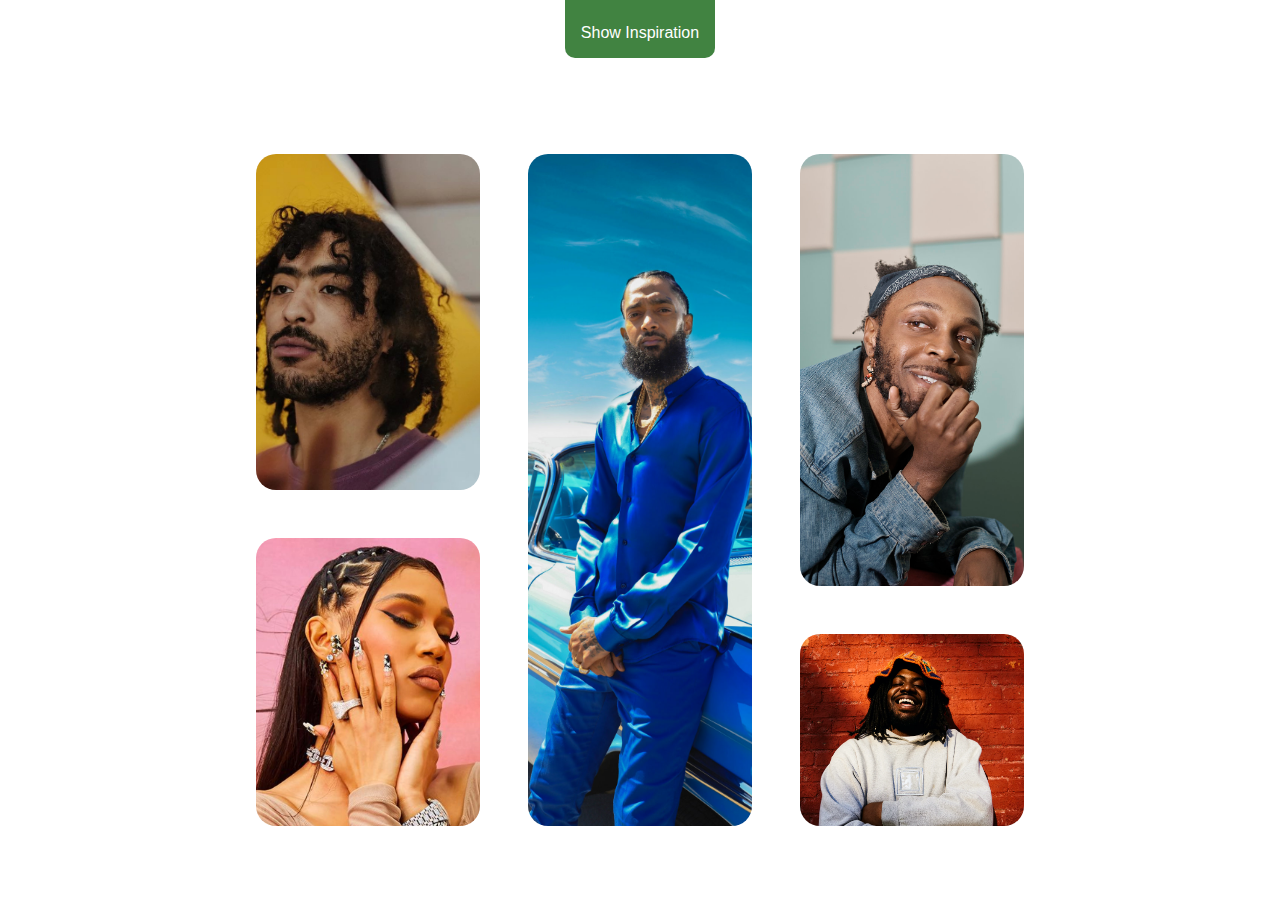
<file: yachty-bento/index.html>
<!DOCTYPE html>
<html lang="en">

<head>
    <meta charset="UTF-8">
    <meta name="viewport" content="width=device-width, initial-scale=1.0">
    <title>Yachty Bento Grid</title>

    <meta property="og:title" content="Yachty Inspired CSS Grid">
    <meta property="og:description" content="Design inspired by `Lil Yachty - A Cold Sunday` music video">
    <meta property="og:image" content="https://i.imgur.com/Ye9QHQe.png">
    <meta property="og:url" content="https://goldsoular.github.io">
    <meta property="og:type" content="website">

    <link rel="stylesheet" href="styles.css">
    <script src="script.js" defer></script>
</head>

<body>

    <div class="button">
        <button onclick="toggleImage()">Show Inspiration</button>
        <div id="original-bento"">
        <img class=" original" src="images/bento.png" alt="">
        </div>
    </div>

    <div class="container">
        <div class="item item1">
            <img src="images/milo.png" alt="">
        </div>
        <div class="item item2">
            <img src="images/bia.png" alt="">
        </div>
        <div class="item item3">
            <img src="images/nipsey.png" alt="">
        </div>
        <div class="item item4">
            <img src="images/jpeg.png" alt="">
        </div>
        <div class="item item5">
            <img src="images/mike.png" alt="">

        </div>
    </div>



</body>

</html>
</file>
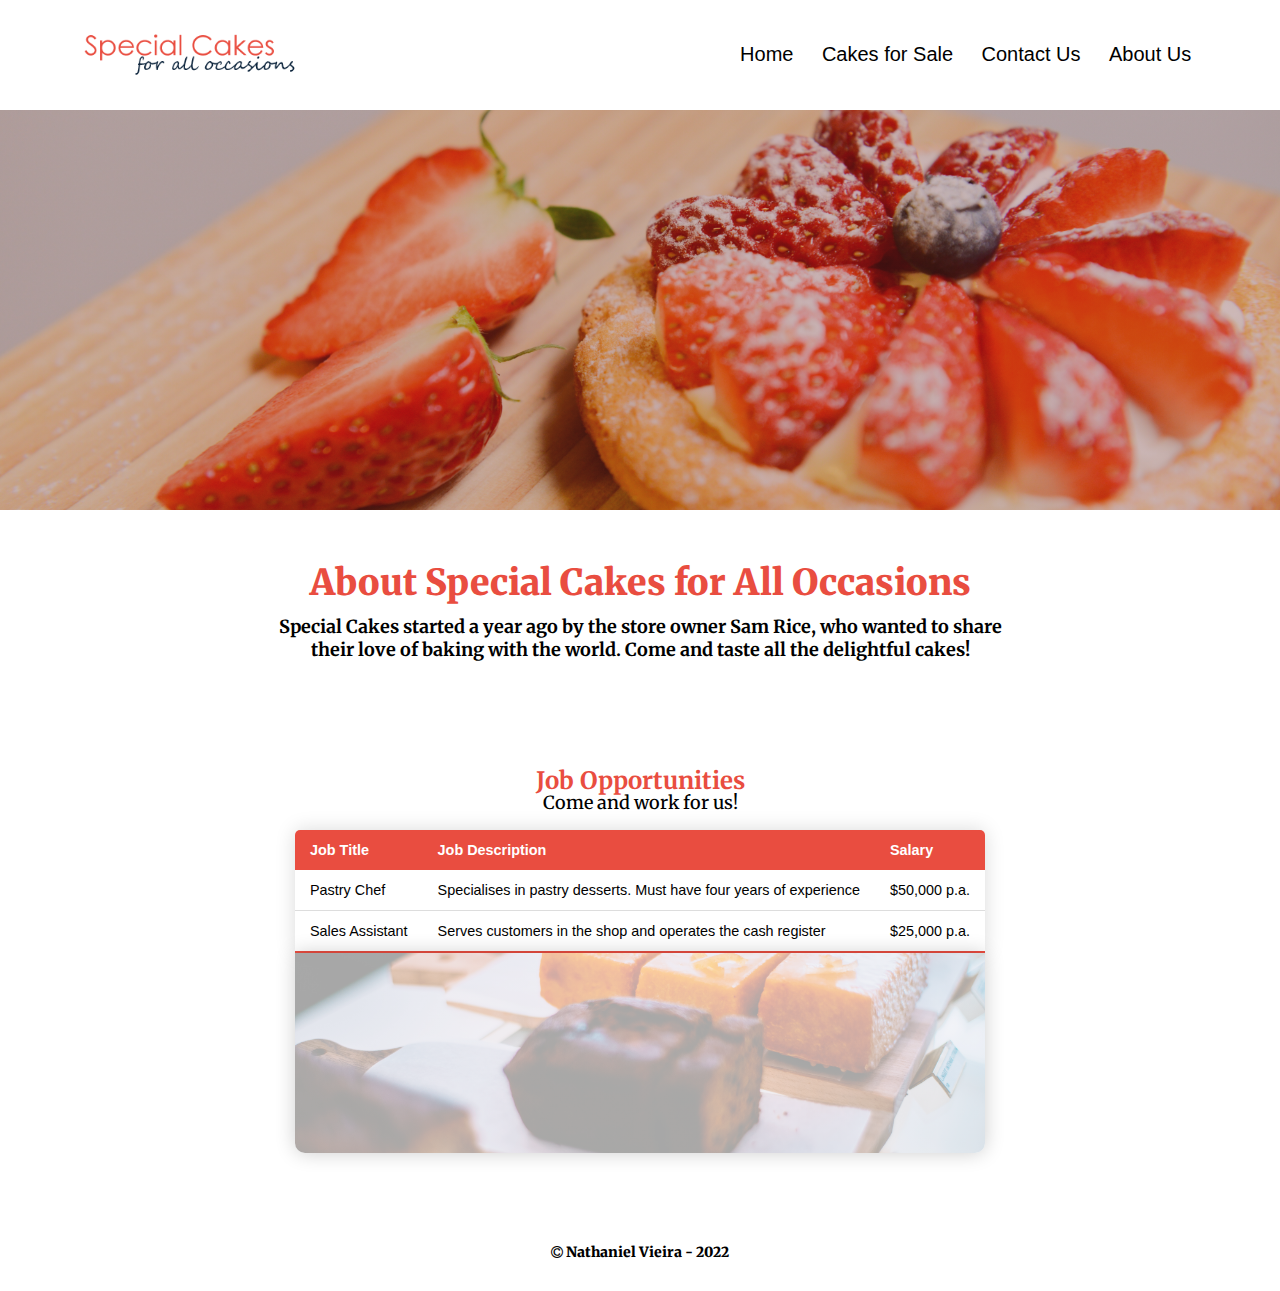
<file: about.html>
<!DOCTYPE html>
<html lang="en">
<head>
    <meta charset="UTF-8">
    <meta http-equiv="X-UA-Compatible" content="IE=edge">
    <meta name="viewport" content="width=device-width, initial-scale=1.0">
    <title>Special Cakes - About</title>
    <link rel="stylesheet" href="specialcakes.css">
    <link rel="preconnect" href="https://fonts.googleapis.com">
    <link rel="preconnect" href="https://fonts.gstatic.com" crossorigin>
    <link href="https://fonts.googleapis.com/css2?family=Merriweather:ital,wght@0,300;0,400;0,700;0,900;1,700&display=swap" rel="stylesheet">
    <link rel="stylesheet" href="https://stackpath.bootstrapcdn.com/font-awesome/4.7.0/css/font-awesome.min.css">
</head>
<body>

<!-- Header -->
<section class="header">
    <nav>
        <a href="index.html"><img src="images/logo.png" alt="Special Cakes Logo"></a>
            <div class="nav-links" id="navLinks">
                <ul>
                    <li><span><a href="index.html">Home</a></span></li>
                    <li><span><a href="cakesforsale.html">Cakes for Sale</a></span></li>
                    <li><span><a href="contactus.html">Contact Us</a></span></li>
                    <li><span><a href="about.html">About Us</a></span></li>
                </ul>
            </div>
    </nav>
<section class="banner"></section>
<div class="welcome">
  <h1>About Special Cakes for All Occasions</h1>
  <h3>Special Cakes started a year ago by the store owner Sam Rice, who wanted to share <br>their love of baking with the world. Come and taste all the delightful cakes!</h3>
</div>
</section>

<!-- job opportunities -->
<section class="job">
    <h1>Job Opportunities</h1>
    <h3>Come and work for us!</h3>
</section>


<!-- job listings -->
<section>
    <div class="pricing">
    </div>
      <table class="jobtable">
        <thead>
          <tr>
            <th>Job Title</th>
            <th>Job Description</th>
            <th>Salary</th>
          </tr>
        </thead>
        <tbody>
          <tr>
            <td>Pastry Chef</td>
            <td>Specialises in pastry desserts. Must have four years of experience</td>
            <td>$50,000 p.a.</td>
          </tr>
            <td>Sales Assistant</td>
            <td>Serves customers in the shop and operates the cash register</td>
            <td>$25,000 p.a.</td>
          </tr>
        </tbody>
      </table>
  </section>


<!-- extra image -->
<section class="about-image">
</section>

<!-- Footer -->
<section class="afooter">
  <h4><i class="fa fa-copyright"></i> Nathaniel Vieira - 2022</h4>
</section>

<script>

</script>

</section>
</file>
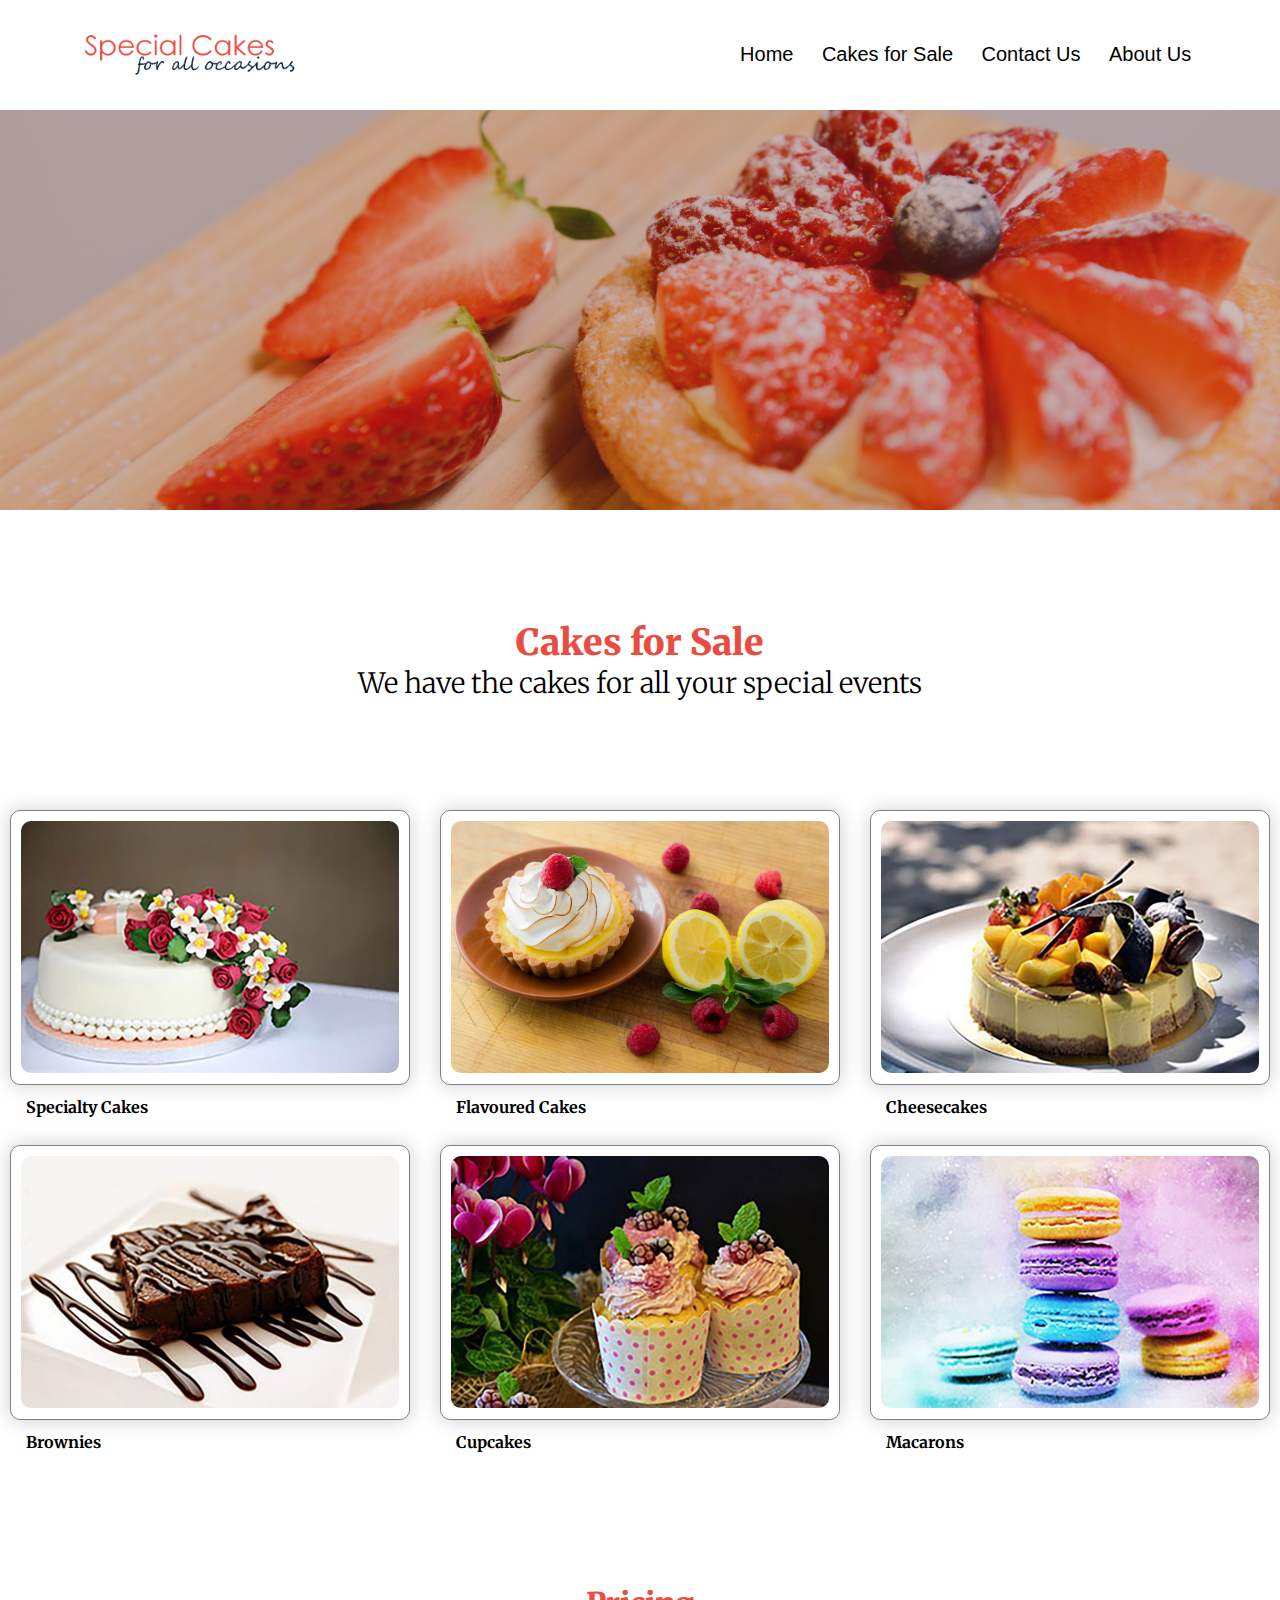
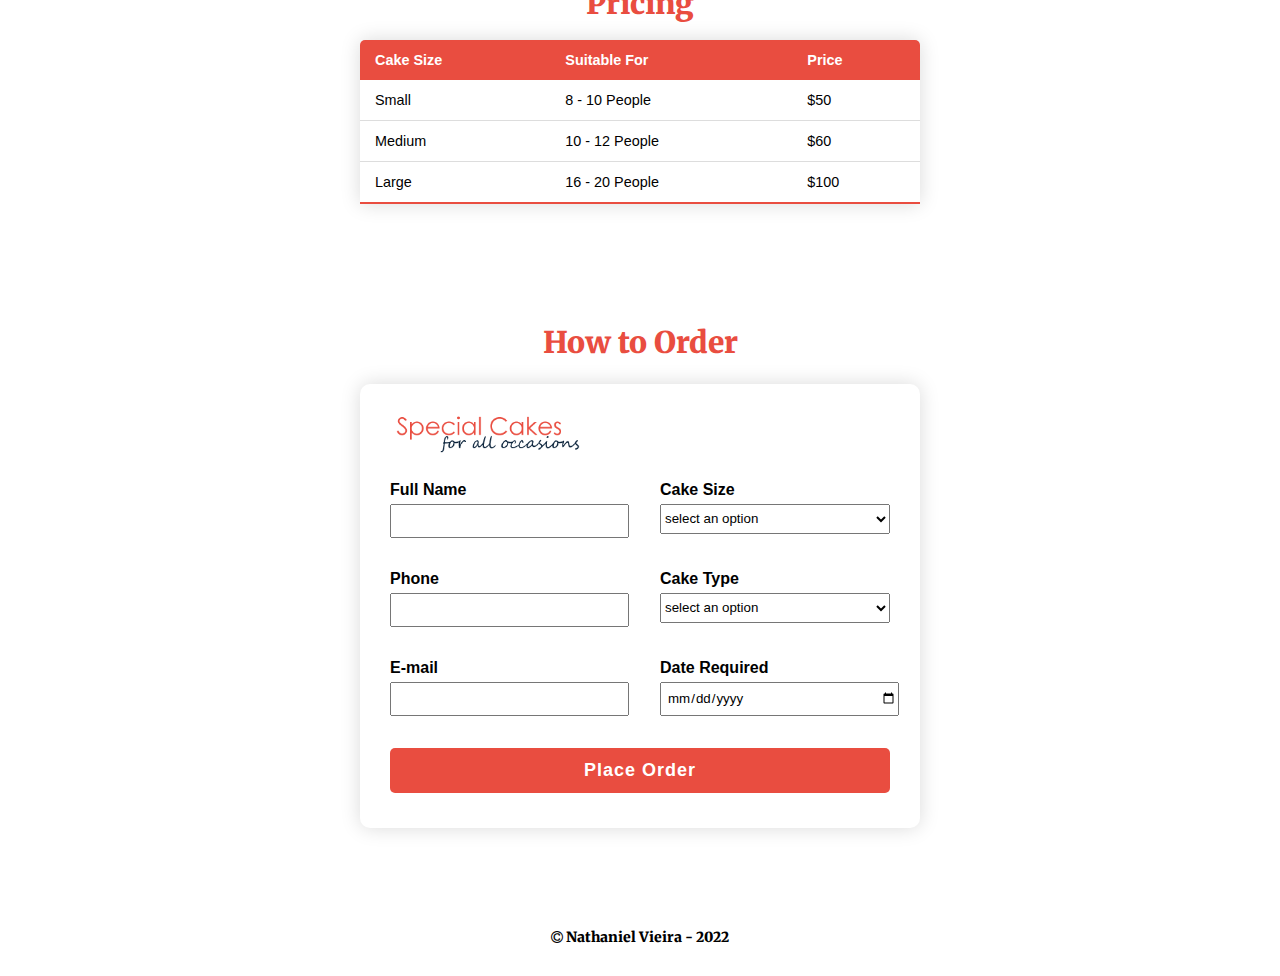
<file: cakesforsale.html>
<!DOCTYPE html>
<html lang="en">
<head>
    <meta charset="UTF-8">
    <meta http-equiv="X-UA-Compatible" content="IE=edge">
    <meta name="viewport" content="width=device-width, initial-scale=1.0">
    <title>Special Cakes - Cakes for Sale</title>
    <link rel="stylesheet" href="specialcakes.css">
    <link rel="preconnect" href="https://fonts.googleapis.com">
    <link rel="preconnect" href="https://fonts.gstatic.com" crossorigin>
    <link href="https://fonts.googleapis.com/css2?family=Merriweather:ital,wght@0,300;0,400;0,700;0,900;1,700&display=swap" rel="stylesheet">
    <link rel="stylesheet" href="https://stackpath.bootstrapcdn.com/font-awesome/4.7.0/css/font-awesome.min.css">
</head>
<body>

<!-- Header -->
<section class="header">
  <nav>
      <a href="index.html"><img src="images/logo.png" alt="Special Cakes Logo"></a>
      <div class="nav-links" id="navLinks">
          <ul>
              <li><span><a href="index.html">Home</a></span></li>
              <li><span><a href="cakesforsale.html">Cakes for Sale</a></span></li>
              <li><span><a href="contactus.html">Contact Us</a></span></li>
              <li><span><a href="about.html">About Us</a></span></li>
          </ul>
      </div>
  </nav>
<section class="banner"></section>
<div class="welcome">
  <h1>Cakes for Sale</h1>
  <h4>We have the cakes for all your special events</h4>
</div>
</section>

<!-- Product List goes here -->
<section>
    
  <div class="grid">
    <div class="grid-item"><a href="images/large/decoratedCake640.jpg">
      <img src="images/large/decoratedCake640.jpg"></a>
      <h4>Specialty Cakes</h4>
    </div>

    <div class="grid-item"><a href="images/large/lemonCake900.jpg">
      <img src="images/large/lemonCake900.jpg"></a>
      <h4>Flavoured Cakes</h4>
    </div>

    <div class="grid-item"><a href="images/large/cheeseCake640.jpg">
      <img src="images/large/cheeseCake640.jpg"></a>
      <h4>Cheesecakes</h4>
    </div>

    <div class="grid-item"><a href="images/large/brownie640.jpg">
      <img src="images/large/brownie640.jpg"></a>
      <h4>Brownies</h4>
    </div>

    <div class="grid-item"><a href="images/large/cupcake640.jpg">
      <img src="images/large/cupcake640.jpg"></a>
      <h4>Cupcakes</h4>
    </div>

    <div class="grid-item"><a href="images/large/macaron640.jpg">
      <img src="images/large/macaron640.jpg"></a>
      <h4>Macarons</h4>
    </div>
 
  </div>
</section>

<!-- Pricing -->
<section>
  <div class="pricing">
    <h1>Pricing</h1>
  </div>
    <table class="table">
      <thead>
        <tr>
          <th>Cake Size</th>
          <th>Suitable For</th>
          <th>Price</th>
        </tr>
      </thead>
      <tbody>
        <tr>
          <td>Small</td>
          <td>8 - 10 People</td>
          <td>$50</td>
        </tr>
          <td>Medium</td>
          <td>10 - 12 People</td>
          <td>$60</td>
        </tr>
        <tr>
          <td>Large</td>
          <td>16 - 20 People</td>
          <td>$100</td>
        </tr>
      </tbody>
    </table>
</section>

<!-- Forms -->
<section class="forms">
  <h1>How to Order</h1>
  <div class="container">
      <div class="title"><img src="images/logo.png" alt="Special Cakes Logo"></div>
      <form action="">
          <div class="user-details">
              <div class="input-box">
                  <label for="fullname" class="details">Full Name</label>
                  <input type="text" name="fullname" id="fullname" required>
              </div>
              <div class="input-box">
                  <label for="size" class="details">Cake Size</label>
                  <select id="cakesize" name="cakesize" size="1" required>
                      <option disabled selected value>select an option</option>
                      <option value="small">Small</option>
                      <option value="medium">Medium</option>
                      <option value="large">Large</option>
                  </select>
              </div>
              <div class="input-box">
                  <label for="phone" class="details">Phone</label>
                  <input type="text" name="phone" id="phone" required>
              </div>
              <div class="input-box">
                  <label for="type" class="details">Cake Type</label>
                  <select id="cakesize" name="cakesize" size="1" required>
                      <option disabled selected value>select an option</option>
                      <option value="specialty">Specialty Cakes</option>
                      <option value="flavoured">Flavoured Cakes</option>
                      <option value="cheesecake">Cheescakes</option>
                      <option value="brownie">Brownies</option>
                      <option value="cupcake">Cupcakes</option>
                      <option value="macaron">Macarons</option>
                  </select>
              </div>
              <div class="input-box">
                  <label for="email" class="details">E-mail</label>
                  <input type="email" name="email" id="email" required>
              </div>
              <div class="input-box">
                  <label for="required" class="details">Date Required</label>
                  <input type="date" name="required" id="required" required>
              </div>
          </div>
          <div class="button">
              <input type="submit" value="Place Order">
          </div>
      </form>
  </div>
</section>

<!-- Footer -->
<section class="footer">
  <h4><i class="fa fa-copyright"></i> Nathaniel Vieira - 2022</h4>
</section>

<script>

</script>

</section>
</file>
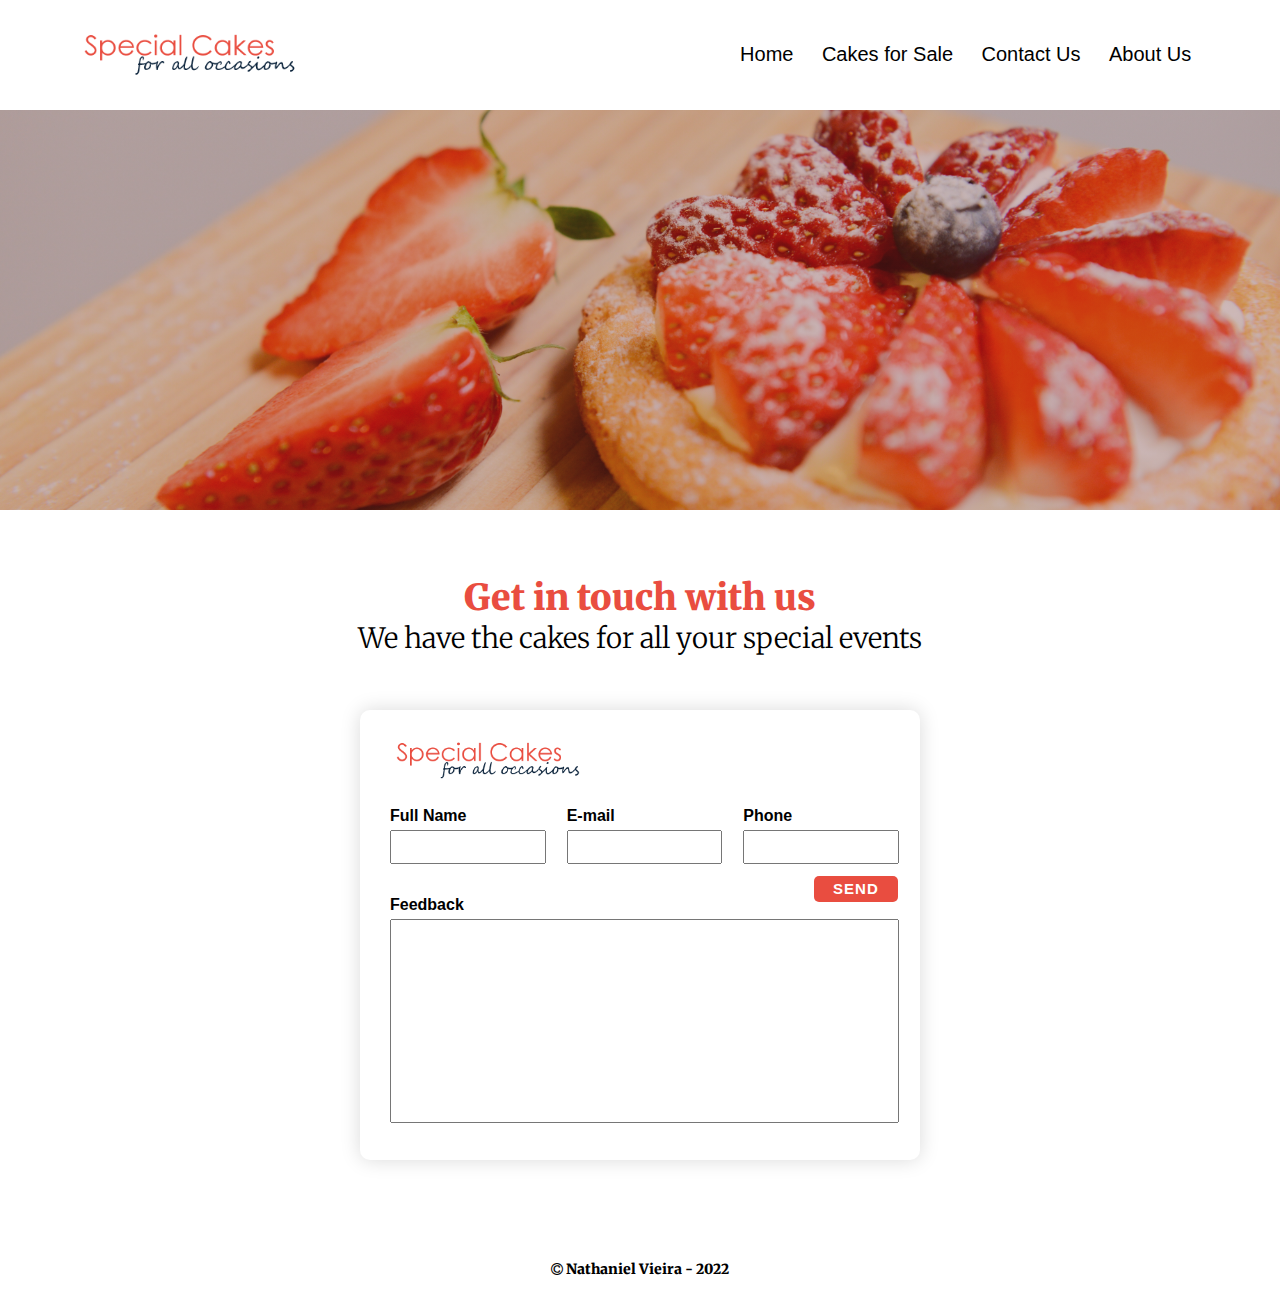
<file: contactus.html>
<!DOCTYPE html>
<html lang="en">
<head>
    <meta charset="UTF-8">
    <meta http-equiv="X-UA-Compatible" content="IE=edge">
    <meta name="viewport" content="width=device-width, initial-scale=1.0">
    <title>Special Cakes - Cakes for Sale</title>
    <link rel="stylesheet" href="specialcakes.css">
    <link rel="preconnect" href="https://fonts.googleapis.com">
    <link rel="preconnect" href="https://fonts.gstatic.com" crossorigin>
    <link href="https://fonts.googleapis.com/css2?family=Merriweather:ital,wght@0,300;0,400;0,700;0,900;1,700&display=swap" rel="stylesheet">
    <link rel="stylesheet" href="https://stackpath.bootstrapcdn.com/font-awesome/4.7.0/css/font-awesome.min.css">
</head>
<body>

<!-- Header -->
<section class="header">
  <nav>
      <a href="index.html"><img src="images/logo.png" alt="Special Cakes Logo"></a>
      <div class="nav-links" id="navLinks">
          <ul>
              <li><span><a href="index.html">Home</a></span></li>
              <li><span><a href="cakesforsale.html">Cakes for Sale</a></span></li>
              <li><span><a href="contactus.html">Contact Us</a></span></li>
              <li><span><a href="about.html">About Us</a></span></li>
          </ul>
      </div>
  </nav>
<section class="banner"></section>
<div class="contactus">
  <h1>Get in touch with us</h1>
  <h4>We have the cakes for all your special events</h4>
</div>
</section>

<!-- Forms -->
<section class="forms">
  <div class="container">
      <div class="title"><img src="images/logo.png" alt="Special Cakes Logo"></div>
      <form action="">
          <div class="feedback">
              <div class="input-box">
                  <label for="fullname" class="details">Full Name</label>
                  <input type="text" name="fullname" id="fullname" required>
              </div>
              <div class="input-box">
                <label for="email" class="details">E-mail</label>
                <input type="email" name="email" id="email" required>
            </div>
              <div class="input-box">
                  <label for="phone" class="details">Phone</label>
                  <input type="text" name="phone" id="phone" required>
              </div>
              <div class="input-box">
                <label for="feedback" class="details">Feedback</label>
                <input type="text" name="feedback" id="feedback" style="height:200px; width: 500px;" required>
          </div>
          <div class="contactbutton">
              <input type="submit" value="SEND">
          </div>
      </form>
  </div>
</section>

<!-- Footer -->
<section class="footer">
  <h4><i class="fa fa-copyright"></i> Nathaniel Vieira - 2022</h4>
</section>

<script>

</script>

</section>
</file>
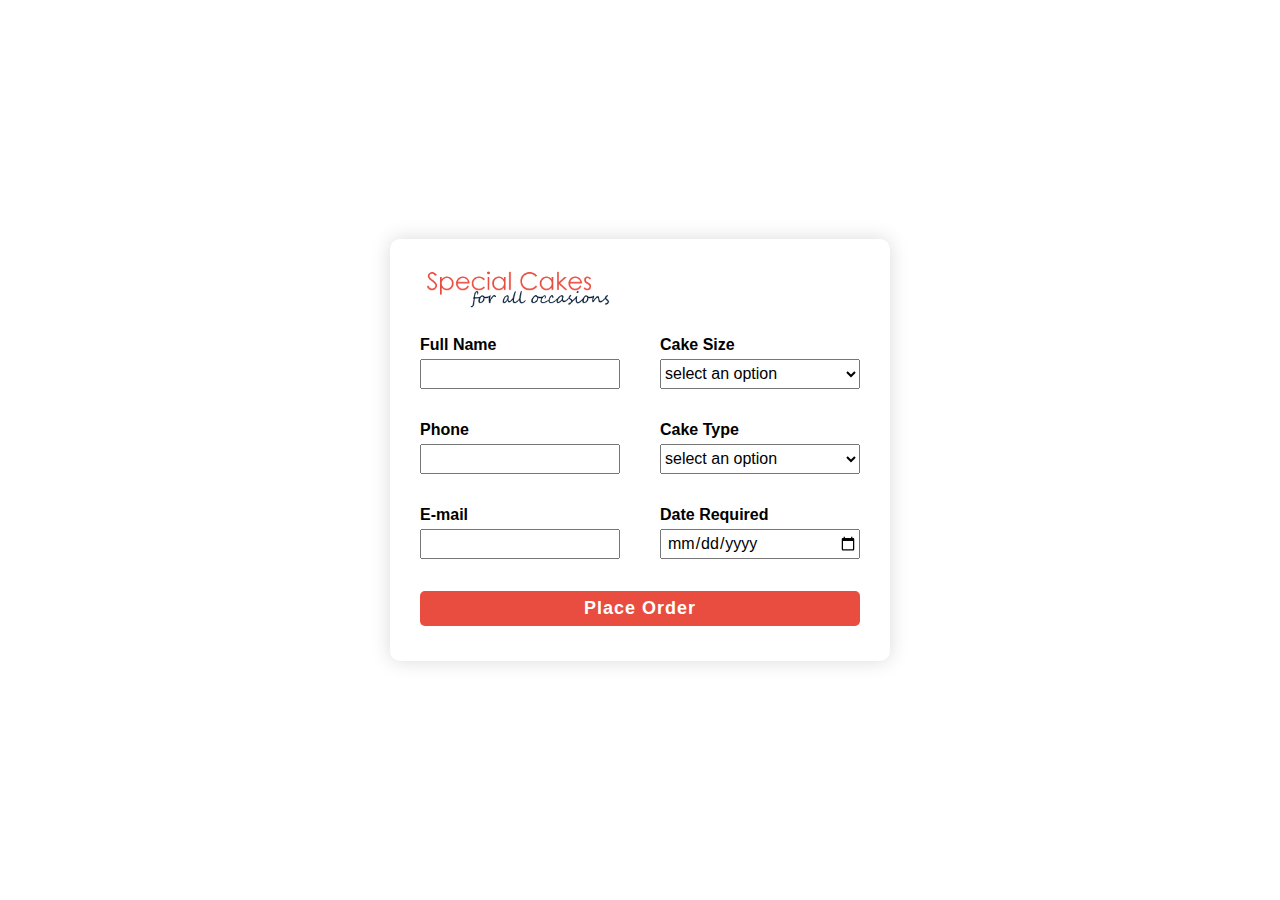
<file: formtest.html>
<!DOCTYPE html>
<html lang="en">
<head>
    <meta charset="UTF-8">
    <meta http-equiv="X-UA-Compatible" content="IE=edge">
    <meta name="viewport" content="width=device-width, initial-scale=1.0">
    <title>Forms</title>
    <link rel="stylesheet" href="form.css">
    <link rel="preconnect" href="https://fonts.googleapis.com">
    <link rel="preconnect" href="https://fonts.gstatic.com" crossorigin>
    <link href="https://fonts.googleapis.com/css2?family=Merriweather:ital,wght@0,300;0,400;0,700;0,900;1,700&display=swap" rel="stylesheet">
</head>
<body>

<!--
name
email
phone
cake type
cake size
date required
-->


<!-- Forms -->
<section class="forms">
    <div class="container">
        <div class="title"><img src="images/logo.png" alt="Special Cakes Logo"></div>
        <form action="">
            <div class="user-details">
                <div class="input-box">
                    <label for="name" class="details">Full Name</label>
                    <input type="text" name="name" id="name" required>
                </div>
                <div class="input-box">
                    <label for="size" class="details">Cake Size</label>
                    <select id="cakesize" name="cakesize" size="1" required>
                        <option disabled selected value>select an option</option>
                        <option value="small">Small</option>
                        <option value="medium">Medium</option>
                        <option value="large">Large</option>
                    </select>
                </div>
                <div class="input-box">
                    <label for="phone" class="details">Phone</label>
                    <input type="text" name="phone" id="phone" required>
                </div>
                <div class="input-box">
                    <label for="type" class="details">Cake Type</label>
                    <select id="cakesize" name="cakesize" size="1" required>
                        <option disabled selected value>select an option</option>
                        <option value="specialty">Specialty Cakes</option>
                        <option value="flavoured">Flavoured Cakes</option>
                        <option value="cheesecake">Cheescakes</option>
                        <option value="brownie">Brownies</option>
                        <option value="cupcake">Cupcakes</option>
                        <option value="macaron">Macarons</option>
                    </select>
                </div>
                <div class="input-box">
                    <label for="email" class="details">E-mail</label>
                    <input type="email" name="email" id="email" required>
                </div>
                <div class="input-box">
                    <label for="required" class="details">Date Required</label>
                    <input type="date" name="required" id="required" required>
                </div>
            </div>
            <div class="button">
                <input type="submit" value="Place Order">
            </div>
        </form>
    </div>
</section>

</body>
</html>
</file>
<file: styles.css>
html, body{
  height: 100%;
  margin: 0;
  overflow-y: hidden;
}

body{
  transition: background 0.3s ease;
  background: white;
}

body.hovered-item1{
  background: #e0b862;
}

body.hovered-item2{
  background: #c082a1;
}

body.hovered-item3{
  background: #1e8fbb;
}

body.hovered-item4{
  background: #6fac86;
}

body.hovered-item5{
  background: #c76648;
}

.container {
  --padding: 10em;
  padding: 5em 0 0 0;
  margin: 0;
  margin: auto;

  display: grid;
  grid-template-columns: repeat(3, 1fr);
  grid-template-rows: repeat(15, 1fr);
  gap: 3em;
  
  height: calc(100% - (2 * var(--padding)));
  width: 60%;
}

.item1 {
  grid-row: span 8;
}

.item2 {
  grid-row: 9 / span 7;
}

.item3 {
  grid-column: 2;
  grid-row: span 15;
}

.item4 {
  grid-column: 3;
  grid-row: 1 / span 10;
}

.item5 {
  grid-column: 3;
  grid-row: 11 / span 5;
}

.item img{
  object-fit: cover;
  height: 100%;
  width: 100%;
  border-radius: 15px;
  box-sizing: border-box;
}

#original-bento{
  visibility: hidden;
  position: absolute;
  top: 52%;
  left: 50%;
  transform: translate(-50%, -50%);
  background-color: rgba(255, 255, 255, 0.9); /* Semi-transparent white background */
  transition: visibility 0s, opacity 0.5s; /* Apply transition to opacity */
}

.original{
  height: 45em;
}

.button {
  text-align: center;
}

.button button {
  background-color: #418341;
  color: #fff;
  font-size: 16px;
  border: none;
  cursor: pointer;
  transition: background-color 0.3s ease;

  padding: 1.5em 1em 1em 1em;

  border-bottom-left-radius: 10px;
  border-bottom-right-radius: 10px;
}

.button button:hover {
  background-color: #365538;
}
</file>
<file: downloaded/specialcakes.css>
*{
    margin: 0;
    padding: 0;
	font-family: Arial, sans-serif;
}

/* Custom Scrollbar != Firefox */
::-webkit-scrollbar{
    width: 1em;
}
::-webkit-scrollbar-track{
    background: white;
}
::-webkit-scrollbar-thumb{
    background: rgb(119, 119, 119);
    border-radius: 100vw;
    border: .25em solid white;
}
::-webkit-scrollbar-thumb:hover{
    background: rgb(128, 128, 128);
}

.header{
    width: 100%;
    margin: auto;
    text-align: center;
    padding-bottom: 200px;
    overflow: hidden;
}

.banner{
    width: 100%;
    background-image: linear-gradient(rgba(110, 47, 47, 0.334),rgba(110, 47, 47, 0.334)),url(images/pexels-cats-coming-835752.jpg);
    background-position: center;
    background-size: cover;
    position: relative;
    overflow: hidden;
    min-height: 400px;
    text-align: center;
}

nav{
    display: flex;
    padding: 2% 6%;
    justify-content: space-between;
    align-items: center;
}

nav img{
    width: 230px;

}

.nav-links{
    flex: 1;
    text-align: right;

}

.nav-links ul li{
    list-style: none;
    display: inline-block;
    padding: 8px 12px; 
    position: relative;   
    font-size: 20px;
}

.nav-links ul li a{
    color: rgb(0, 0, 0);
    text-decoration: none;
    transition: 0.5s;
}

li>span a:hover{
	color: #E94D40;
    transition: 0.5s;
}

.welcome{
    padding-top: 100px;
    width: 80%;
    position: absolute;
    left: 50%;
    transform: translate(-50%,-50%);
    text-align: center;
}

.welcome h1{
    font-family: 'Merriweather', serif;
    font-weight: 900;
    padding-top: 200px;
    font-size: 36px;
    color: #E94D40;
}

.welcome h4{
    font-family: 'Merriweather', serif;
    font-weight: 100;
    font-size: 28px;
}

.welcome p{
    padding-top: 10px;
    margin: 20px 0 20px;
    font-size: 16px;
}

/* info cards */
.infocard {
    width: 40%;
    columns: 10px 2;
    margin: auto;
    padding-top: 90px;
    text-align: center;

}

.infocard-col{
    flex-basis: 44%;
    border-radius: 10px;
    margin-bottom: 5%;
    background-color: #ffeaea;
    padding: 25px;
    cursor: pointer;
    transition: 0.5s;
}

.infocard-col:hover{
    box-shadow: 0 0 20px 0px rgb(0,0,0,0.2);
}

.infocard-col p{
    padding-top: 15px;
    line-height: 25px;
}

.infocard-col h3{
    font-family: 'Merriweather', serif;
}


/* Footer */
.footer {
    width: 100%;
    text-align: center;
    padding: 30px 0;
    padding-top: 80px;
}

.footer h4{
    font-size: 14px;
    font-family: 'Merriweather', serif;
    margin-bottom: 0px;
    color: black;
    margin-top: 20px;
    font-weight: 900;
}


/* hide 000webhost disclaimer */
.disclaimer{
    display:none;
}


.grid{
    padding-top: 100px;
    display: grid;
    justify-content: center;
    grid-template-columns: repeat(3,400px);
    grid-template-rows: repeat(2,275px);
    grid-gap:60px 30px;
    padding-bottom: 150px;
}
  
.grid-item{
    border:thin gray solid;
    border-radius: 10px;
    padding:10px;
    transition: 0.5s;
    cursor: pointer;
    box-shadow: 0 0 20px 0px rgb(0,0,0,0.2);
}

.grid-item:hover{
    background-color: rgba(226,0,0,0.7);
    box-shadow: 0 0 20px 0px rgba(243, 95, 95, 0.4);
    transform: scale(105%);
}

.grid h4{
    font-family: 'Merriweather', serif;
    margin-left: 5px;
    margin-top: 20px;
    font-weight: 700;
    transition: 0.5s;
    position: absolute;
}

.grid img {
    position: relative;
    width: 100%;
    border-radius: 10px;
    transition: 0.5s;
}

.grid-item:hover img{
    transition: 0.5s;
}

.pricing {
    margin: 100px auto;
    background-position: center;
    background-size: cover;
    border-radius: 10px;
    text-align: center;
    padding: 100px 0;

}

.pricing h1{
    padding-bottom: 320px;
    width: 80%;
    position: absolute;
    left: 50%;
    transform: translate(-50%,-52%);
    text-align: center;
    font-family: 'Merriweather', serif;
    font-weight: 900;
    font-size: 30px;
    color: #E94D40;
}

.table {
    background-color: rgba(255, 255, 255, 0.692);
    margin-top: -330px;
    margin-left: auto;
    margin-right: auto;
    margin-bottom: 180px;
    border-collapse: collapse;
    font-size: 0.9em;
    min-width: 560px;
    border-radius: 5px 5px 0 0;
    overflow: hidden;
    box-shadow: 0 0 20px rgba(0, 0, 0, 0.15);
}

.table thead tr {
    background-color: #E94D40;
    color: #ffffff;
    text-align: left;
    font-weight: bold;
}

.table th,
.table td {
    padding: 12px 15px;
}

.table tbody tr {
    border-bottom: 1px solid #dddddd;
}

.table tbody tr:last-of-type {
    border-bottom: 2px solid #E94D40;
}


/* Form */
.title img{
    width: 200px;
}

.forms h1{
    padding-bottom: 80px;
    width: 80%;
    position: absolute;
    left: 50%;
    transform: translate(-50%,-52%);
    text-align: center;
    font-family: 'Merriweather', serif;
    font-weight: 900;
    font-size: 30px;
    color: #E94D40;
}

.container{
    margin: auto;
    max-width: 500px;
    width: 100%;
    padding: 25px 30px;
    border-radius: 10px;
    box-shadow: 0 0 20px rgba(0, 0, 0, 0.15);
}

.container .title{
    font-weight: 500;
    position: relative;
}

.container form .user-details{
    display: flex;
    flex-wrap: wrap;
    justify-content: space-between;
}

form .user-details .input-box{
    margin: 20px 0 12px 0;
    width: calc(100% / 2 - 20px);
}

.user-details .input-box input{
    height: 30px;
    width: 100%;
    padding-left: 5px;
}

.user-details .input-box input{
    height: 30px;
    width: 100%;
    padding-left: 5px;
}

.user-details .input-box .details{
    display: block;
    font-weight: 600;
    margin-bottom: 5px;
}

select {
    width: 100%;
    height: 30px;
    text-align: center;
}

select option{
    text-align: left;
}

form .button{
    padding-top: 10px;
    height: 45px;
    margin: 10px 0;
}

form .button input{
    height: 100%;
    width: 100%;
    outline: none;
    color: white;
    border: none;
    font-size: 18px;
    font-weight: 600;
    letter-spacing: 1px;
    background-color: #E94D40;
    border-radius: 5px;
}

.extra-image {
    margin: 0 auto;
    width: 40%;
    background-image: url(images/sourced/pexels-anna-nekrashevich-7552317\ \(1\).jpg);
    background-position: center;
    background-size: cover;
    border-radius: 10px;
    text-align: center;
    padding: 100px 0;
}

.about-image {
    margin: -180px auto;
    width: 690px;
    background-image: linear-gradient(rgba(255, 255, 255, 0.6),rgba(255, 255, 255, 0.6)),url(images/sourced/pexels-maria-orlova-4913399.jpg);
    background-position: center;
    background-size: cover;
    border-bottom-left-radius: 10px;
    border-bottom-right-radius: 10px;
    text-align: center;
    padding: 100px 0;
    box-shadow: 0 0 20px 0px rgb(0,0,0,0.2);
}

.about-image h4{
    font-size: 22px;
    font-family: Arial, Helvetica, sans-serif
}

.welcome h3{
    padding-top: 10px;
    font-size: 18px;
    font-family: 'Merriweather', serif;
    padding-bottom: 100px;
}

.job h1{
    padding-top: 140px;
    width: 80%;
    position: absolute;
    left: 50%;
    transform: translate(-50%,-50%);
    text-align: center;
    font-family: 'Merriweather', serif;
    font-weight: 700;
    font-size: 24px;
    color: #E94D40;
}

.job h3{
    padding-top: 29px;
    width: 80%;
    position: absolute;
    left: 50%;
    transform: translate(-50%, 100%);
    text-align: center;
    font-family: 'Merriweather', serif;
    font-weight: 500;
    font-size: 18px;
    color: #000000;
}

.afooter {
    width: 100%;
    text-align: center;
    padding: 30px 0;
    padding-top: 150px;
}

.afooter h4{
    font-size: 14px;
    font-family: 'Merriweather', serif;
    margin-bottom: 0px;
    color: black;
    margin-top: 120px;
    font-weight: 900;
}

.jobtable {
    background-color: rgba(255, 255, 255, 0.692);
    margin-top: -280px;
    margin-left: auto;
    margin-right: auto;
    margin-bottom: 180px;
    border-collapse: collapse;
    font-size: 0.9em;
    min-width: 560px;
    border-radius: 5px 5px 0 0;
    overflow: hidden;
    box-shadow: 0 0 20px rgba(0, 0, 0, 0.15);
}

.jobtable thead tr {
    background-color: #E94D40;
    color: #ffffff;
    text-align: left;
    font-weight: bold;
}

.jobtable th,
.jobtable td {
    padding: 12px 15px;
}

.jobtable tbody tr {
    border-bottom: 1px solid #dddddd;
}

.jobtable tbody tr:last-of-type {
    border-bottom: 2px solid #E94D40;
}

form .contactbutton input{
    height: 10%;
    width: 110%;
    margin-right: 30px;
    outline: none;
    color: white;
    border: none;
    font-size: 15px;
    font-weight: 600;
    letter-spacing: 1px;
    background-color: #E94D40;
    border-radius: 5px;
}

.contactus{
    padding-top: 10px;
    width: 80%;
    position: absolute;
    left: 50%;
    transform: translate(-50%,-50%);
    text-align: center;
}

.contactus h1{
    font-family: 'Merriweather', serif;
    font-weight: 900;
    padding-top: 200px;
    font-size: 36px;
    color: #E94D40;
}

.contactus h4{
    font-family: 'Merriweather', serif;
    font-weight: 100;
    font-size: 28px;
}

.contactform form{
    margin: 20px 0 12px 0;
    width: calc(100% / 3 - 20px);
}

/* Form */
.container form .feedback{
    display: flex;
    flex-wrap: wrap;
    justify-content: space-between;
}

form .feedback .input-box{
    margin: 20px 0 12px 0;
    width: calc(100% / 3 - 20px);
}

.feedback .input-box input{
    height: 30px;
    width: 100%;
    padding-left: 5px;
}

.feedback .input-box input{
    height: 30px;
    width: 100%;
    padding-left: 5px;
}

.feedback .input-box .details{
    display: block;
    font-weight: 600;
    margin-bottom: 5px;
}
</file>
<file: jackson-recs-2/styles.css>
@import url("https://fonts.googleapis.com/css2?family=Manrope");

:root {
  --font-manrope: "Manrope", sans-serif;
}

html {
  scroll-snap-type: y mandatory;
  scroll-snap-stop: always;
  scroll-padding-top: 70px;
}

body {
  font-family: var(--font-manrope);
  margin: 0;
  padding: 50px 0 20px 0;
  background-color: rgb(10, 10, 10);
}

.container {
  display: grid;
  grid-template-columns: repeat(3, minmax(400px, 1fr));
  gap: 90px;
  max-width: 90%;
  padding: 20px;
  color: rgb(211, 211, 211);
  margin: 0 auto;
}

.albumwrapper iframe {
  border-radius: 12px;
  backdrop-filter: blur(400px);
}

[class*="album"] {
  text-align: center;
}

[class*="album"] img {
  width: 100%;
  border-radius: 8px;
}

[class*="album"] h2 {
  margin: 10px 0px 2px 5px;
  text-align: left;
  font-size: 14px;
  color: rgb(109, 109, 109);
}

[class*="album"] p {
  margin-top: 15px;
  margin-left: 5px;
  font-size: 18px;
  text-align: left;
}

footer {
  font-family: var(--font-manrope);
  font-size: 1em;
  color: rgb(94, 94, 94);

  display: block;
  text-align: center;
  margin-top: 11em;
}

@media (max-width: 600px) {
  .container {
    display: block; /* Change display to block */
    max-width: 100%; /* Adjust max-width */
    padding: 0 10px; /* Adjust padding */
    gap: 20px; /* Adjust gap */
  }

  .album {
    margin: 0 auto; /* Center albums horizontally */
    width: calc(90% - 10px); /* Adjust width */
    margin-bottom: 5em;
  }
}
/* 
@media (min-width: 1366px) {
  [class*="album"]:nth-child(1),
  [class*="album"]:nth-child(4),
  [class*="album"]:nth-child(7) {
    scroll-snap-align: start;
  }
} */
</file>
<file: jackson-recs/styles.css>
@import url("https://fonts.googleapis.com/css2?family=Manrope");

:root {
  --font-manrope: "Manrope", sans-serif;
}

body {
  font-family: var(--font-manrope);
  margin: 0;
  padding: 50px 0 20px 0;
  background-color: rgb(10, 10, 10);
}

.container {
  display: grid;
  grid-template-columns: repeat(3, minmax(400px, 1fr));
  gap: 90px;
  max-width: 90%;
  padding: 20px;
  color: rgb(211, 211, 211);
  margin: 0 auto;
}

.albumwrapper iframe {
  border-radius: 12px;
  backdrop-filter: blur(400px);
}

.album {
  text-align: center;
}

.album img {
  width: 100%;
  border-radius: 8px;
}

.album h2 {
  margin: 10px 0px 2px 5px;
  text-align: left;
  font-size: 14px;
  color: rgb(109, 109, 109);
}

.album p {
  margin-top: 15px;
  margin-left: 5px;
  font-size: 18px;
  text-align: left;
}

footer {
  font-family: var(--font-manrope);
  font-size: 1em;
  color: rgb(94, 94, 94);

  display: block;
  text-align: center;
  margin-top: 2em;
}

@media (max-width: 600px) {
  .container {
    display: block; /* Change display to block */
    max-width: 100%; /* Adjust max-width */
    padding: 0 10px; /* Adjust padding */
    gap: 20px; /* Adjust gap */
  }

  .album {
    margin: 0 auto; /* Center albums horizontally */
    width: calc(90% - 10px); /* Adjust width */
    margin-bottom: 5em;
  }
}
</file>
<file: jacksonspotify 2/styles.css>
@import url("https://fonts.googleapis.com/css2?family=Manrope");

:root {
  --font-manrope: "Manrope", sans-serif;
}

html {
  scroll-snap-type: y mandatory;
  scroll-snap-stop: always;
  scroll-padding-top: 70px;
}

body {
  font-family: var(--font-manrope);
  margin: 0;
  padding: 50px 0 20px 0;
  background-color: rgb(10, 10, 10);
}

.container {
  display: grid;
  grid-template-columns: repeat(3, minmax(400px, 1fr));
  gap: 90px;
  max-width: 90%;
  padding: 20px;
  color: rgb(211, 211, 211);
  margin: 0 auto;
}

.albumwrapper iframe {
  border-radius: 12px;
  backdrop-filter: blur(400px);
}

[class*="album"] {
  text-align: center;
}

[class*="album"] img {
  width: 100%;
  border-radius: 8px;
}

[class*="album"] h2 {
  margin: 10px 0px 2px 5px;
  text-align: left;
  font-size: 14px;
  color: rgb(109, 109, 109);
}

[class*="album"] p {
  margin-top: 15px;
  margin-left: 5px;
  font-size: 18px;
  text-align: left;
}

footer {
  font-family: var(--font-manrope);
  font-size: 1em;
  color: rgb(94, 94, 94);

  display: block;
  text-align: center;
  margin-top: 11em;
}

@media (max-width: 600px) {
  .container {
    display: block; /* Change display to block */
    max-width: 100%; /* Adjust max-width */
    padding: 0 10px; /* Adjust padding */
    gap: 20px; /* Adjust gap */
  }

  .album {
    margin: 0 auto; /* Center albums horizontally */
    width: calc(90% - 10px); /* Adjust width */
    margin-bottom: 5em;
  }
}
/* 
@media (min-width: 1366px) {
  [class*="album"]:nth-child(1),
  [class*="album"]:nth-child(4),
  [class*="album"]:nth-child(7) {
    scroll-snap-align: start;
  }
} */
</file>
<file: yachty-bento/styles.css>
html,
body {
  margin: 0;
  overflow-y: hidden;
}

body {
  transition: background 0.3s ease;
  background: white;
}

body.hovered-item1 {
  background: #e0b862;
}

body.hovered-item2 {
  background: #c082a1;
}

body.hovered-item3 {
  background: #1e8fbb;
}

body.hovered-item4 {
  background: #6fac86;
}

body.hovered-item5 {
  background: #c76648;
}

.container {
  margin: 6em auto;

  display: grid;
  grid-template-columns: repeat(3, 1fr);
  grid-template-rows: repeat(15, 1fr);
  gap: 3em;

  height: 80%;
  width: 60%;
}

.item1 {
  grid-row: span 8;
}

.item2 {
  grid-row: 9 / span 7;
}

.item3 {
  grid-column: 2;
  grid-row: span 15;
}

.item4 {
  grid-column: 3;
  grid-row: 1 / span 10;
}

.item5 {
  grid-column: 3;
  grid-row: 11 / span 5;
}

.item {
  border-radius: 20px;
  overflow: hidden;
}

.item img {
  object-fit: cover;
  height: 100%;
  width: 100%;
  /* border-radius: 15px; */
  box-sizing: border-box;
}

#original-bento {
  visibility: hidden;
  position: absolute;
  top: 50%;
  left: 50%;
  transform: translate(-50%, -50%);
  background-color: rgba(
    255,
    255,
    255,
    0.9
  ); /* Semi-transparent white background */
  transition: visibility 0s, opacity 0.5s; /* Apply transition to opacity */
}

.original {
  height: 45em;
}

.button {
  text-align: center;
}

.button button {
  background-color: #418341;
  color: #fff;
  font-size: 16px;
  border: none;
  cursor: pointer;
  transition: background-color 0.3s ease;

  padding: 1.5em 1em 1em 1em;

  border-bottom-left-radius: 10px;
  border-bottom-right-radius: 10px;
}

.button button:hover {
  background-color: #365538;
}
</file>
<file: specialcakes.css>
*{
    margin: 0;
    padding: 0;
	font-family: Arial, sans-serif;
}

/* Custom Scrollbar != Firefox */
::-webkit-scrollbar{
    width: 1em;
}
::-webkit-scrollbar-track{
    background: white;
}
::-webkit-scrollbar-thumb{
    background: rgb(119, 119, 119);
    border-radius: 100vw;
    border: .25em solid white;
}
::-webkit-scrollbar-thumb:hover{
    background: rgb(128, 128, 128);
}

.header{
    width: 100%;
    margin: auto;
    text-align: center;
    padding-bottom: 200px;
    overflow: hidden;
}

.banner{
    width: 100%;
    background-image: linear-gradient(rgba(110, 47, 47, 0.334),rgba(110, 47, 47, 0.334)),url(images/pexels-cats-coming-835752.jpg);
    background-position: center;
    background-size: cover;
    position: relative;
    overflow: hidden;
    min-height: 400px;
    text-align: center;
}

nav{
    display: flex;
    padding: 2% 6%;
    justify-content: space-between;
    align-items: center;
}

nav img{
    width: 230px;

}

.nav-links{
    flex: 1;
    text-align: right;

}

.nav-links ul li{
    list-style: none;
    display: inline-block;
    padding: 8px 12px; 
    position: relative;   
    font-size: 20px;
}

.nav-links ul li a{
    color: rgb(0, 0, 0);
    text-decoration: none;
    transition: 0.5s;
}

li>span a:hover{
	color: #E94D40;
    transition: 0.5s;
}

.welcome{
    padding-top: 100px;
    width: 80%;
    position: absolute;
    left: 50%;
    transform: translate(-50%,-50%);
    text-align: center;
}

.welcome h1{
    font-family: 'Merriweather', serif;
    font-weight: 900;
    padding-top: 200px;
    font-size: 36px;
    color: #E94D40;
}

.welcome h4{
    font-family: 'Merriweather', serif;
    font-weight: 100;
    font-size: 28px;
}

.welcome p{
    padding-top: 10px;
    margin: 20px 0 20px;
    font-size: 16px;
}

/* info cards */
.infocard {
    width: 40%;
    columns: 10px 2;
    margin: auto;
    padding-top: 90px;
    text-align: center;

}

.infocard-col{
    flex-basis: 44%;
    border-radius: 10px;
    margin-bottom: 5%;
    background-color: #ffeaea;
    padding: 25px;
    cursor: pointer;
    transition: 0.5s;
}

.infocard-col:hover{
    box-shadow: 0 0 20px 0px rgb(0,0,0,0.2);
}

.infocard-col p{
    padding-top: 15px;
    line-height: 25px;
}

.infocard-col h3{
    font-family: 'Merriweather', serif;
}


/* Footer */
.footer {
    width: 100%;
    text-align: center;
    padding: 30px 0;
    padding-top: 80px;
}

.footer h4{
    font-size: 14px;
    font-family: 'Merriweather', serif;
    margin-bottom: 0px;
    color: black;
    margin-top: 20px;
    font-weight: 900;
}


/* hide 000webhost disclaimer */
.disclaimer{
    display:none;
}


.grid{
    padding-top: 100px;
    display: grid;
    justify-content: center;
    grid-template-columns: repeat(3,400px);
    grid-template-rows: repeat(2,275px);
    grid-gap:60px 30px;
    padding-bottom: 150px;
}
  
.grid-item{
    border:thin gray solid;
    border-radius: 10px;
    padding:10px;
    transition: 0.5s;
    cursor: pointer;
    box-shadow: 0 0 20px 0px rgb(0,0,0,0.2);
}

.grid-item:hover{
    background-color: rgba(226,0,0,0.7);
    box-shadow: 0 0 20px 0px rgba(243, 95, 95, 0.4);
    transform: scale(105%);
}

.grid h4{
    font-family: 'Merriweather', serif;
    margin-left: 5px;
    margin-top: 20px;
    font-weight: 700;
    transition: 0.5s;
    position: absolute;
}

.grid img {
    position: relative;
    width: 100%;
    border-radius: 10px;
    transition: 0.5s;
}

.grid-item:hover img{
    transition: 0.5s;
}

.pricing {
    margin: 100px auto;
    background-position: center;
    background-size: cover;
    border-radius: 10px;
    text-align: center;
    padding: 100px 0;

}

.pricing h1{
    padding-bottom: 320px;
    width: 80%;
    position: absolute;
    left: 50%;
    transform: translate(-50%,-52%);
    text-align: center;
    font-family: 'Merriweather', serif;
    font-weight: 900;
    font-size: 30px;
    color: #E94D40;
}

.table {
    background-color: rgba(255, 255, 255, 0.692);
    margin-top: -330px;
    margin-left: auto;
    margin-right: auto;
    margin-bottom: 180px;
    border-collapse: collapse;
    font-size: 0.9em;
    min-width: 560px;
    border-radius: 5px 5px 0 0;
    overflow: hidden;
    box-shadow: 0 0 20px rgba(0, 0, 0, 0.15);
}

.table thead tr {
    background-color: #E94D40;
    color: #ffffff;
    text-align: left;
    font-weight: bold;
}

.table th,
.table td {
    padding: 12px 15px;
}

.table tbody tr {
    border-bottom: 1px solid #dddddd;
}

.table tbody tr:last-of-type {
    border-bottom: 2px solid #E94D40;
}


/* Form */
.title img{
    width: 200px;
}

.forms h1{
    padding-bottom: 80px;
    width: 80%;
    position: absolute;
    left: 50%;
    transform: translate(-50%,-52%);
    text-align: center;
    font-family: 'Merriweather', serif;
    font-weight: 900;
    font-size: 30px;
    color: #E94D40;
}

.container{
    margin: auto;
    max-width: 500px;
    width: 100%;
    padding: 25px 30px;
    border-radius: 10px;
    box-shadow: 0 0 20px rgba(0, 0, 0, 0.15);
}

.container .title{
    font-weight: 500;
    position: relative;
}

.container form .user-details{
    display: flex;
    flex-wrap: wrap;
    justify-content: space-between;
}

form .user-details .input-box{
    margin: 20px 0 12px 0;
    width: calc(100% / 2 - 20px);
}

.user-details .input-box input{
    height: 30px;
    width: 100%;
    padding-left: 5px;
}

.user-details .input-box input{
    height: 30px;
    width: 100%;
    padding-left: 5px;
}

.user-details .input-box .details{
    display: block;
    font-weight: 600;
    margin-bottom: 5px;
}

select {
    width: 100%;
    height: 30px;
    text-align: center;
}

select option{
    text-align: left;
}

form .button{
    padding-top: 10px;
    height: 45px;
    margin: 10px 0;
}

form .button input{
    height: 100%;
    width: 100%;
    outline: none;
    color: white;
    border: none;
    font-size: 18px;
    font-weight: 600;
    letter-spacing: 1px;
    background-color: #E94D40;
    border-radius: 5px;
}

.extra-image {
    margin: 0 auto;
    width: 40%;
    background-image: url(images/sourced/pexels-anna-nekrashevich-7552317\ \(1\).jpg);
    background-position: center;
    background-size: cover;
    border-radius: 10px;
    text-align: center;
    padding: 100px 0;
}

.about-image {
    margin: -180px auto;
    width: 690px;
    background-image: linear-gradient(rgba(255, 255, 255, 0.6),rgba(255, 255, 255, 0.6)),url(images/sourced/pexels-maria-orlova-4913399.jpg);
    background-position: center;
    background-size: cover;
    border-bottom-left-radius: 10px;
    border-bottom-right-radius: 10px;
    text-align: center;
    padding: 100px 0;
    box-shadow: 0 0 20px 0px rgb(0,0,0,0.2);
}

.about-image h4{
    font-size: 22px;
    font-family: Arial, Helvetica, sans-serif
}

.welcome h3{
    padding-top: 10px;
    font-size: 18px;
    font-family: 'Merriweather', serif;
    padding-bottom: 100px;
}

.job h1{
    padding-top: 140px;
    width: 80%;
    position: absolute;
    left: 50%;
    transform: translate(-50%,-50%);
    text-align: center;
    font-family: 'Merriweather', serif;
    font-weight: 700;
    font-size: 24px;
    color: #E94D40;
}

.job h3{
    padding-top: 29px;
    width: 80%;
    position: absolute;
    left: 50%;
    transform: translate(-50%, 100%);
    text-align: center;
    font-family: 'Merriweather', serif;
    font-weight: 500;
    font-size: 18px;
    color: #000000;
}

.afooter {
    width: 100%;
    text-align: center;
    padding: 30px 0;
    padding-top: 150px;
}

.afooter h4{
    font-size: 14px;
    font-family: 'Merriweather', serif;
    margin-bottom: 0px;
    color: black;
    margin-top: 120px;
    font-weight: 900;
}

.jobtable {
    background-color: rgba(255, 255, 255, 0.692);
    margin-top: -280px;
    margin-left: auto;
    margin-right: auto;
    margin-bottom: 180px;
    border-collapse: collapse;
    font-size: 0.9em;
    min-width: 560px;
    border-radius: 5px 5px 0 0;
    overflow: hidden;
    box-shadow: 0 0 20px rgba(0, 0, 0, 0.15);
}

.jobtable thead tr {
    background-color: #E94D40;
    color: #ffffff;
    text-align: left;
    font-weight: bold;
}

.jobtable th,
.jobtable td {
    padding: 12px 15px;
}

.jobtable tbody tr {
    border-bottom: 1px solid #dddddd;
}

.jobtable tbody tr:last-of-type {
    border-bottom: 2px solid #E94D40;
}

form .contactbutton input{
    height: 10%;
    width: 110%;
    margin-right: 30px;
    outline: none;
    color: white;
    border: none;
    font-size: 15px;
    font-weight: 600;
    letter-spacing: 1px;
    background-color: #E94D40;
    border-radius: 5px;
}

.contactus{
    padding-top: 10px;
    width: 80%;
    position: absolute;
    left: 50%;
    transform: translate(-50%,-50%);
    text-align: center;
}

.contactus h1{
    font-family: 'Merriweather', serif;
    font-weight: 900;
    padding-top: 200px;
    font-size: 36px;
    color: #E94D40;
}

.contactus h4{
    font-family: 'Merriweather', serif;
    font-weight: 100;
    font-size: 28px;
}

.contactform form{
    margin: 20px 0 12px 0;
    width: calc(100% / 3 - 20px);
}

/* Form */
.container form .feedback{
    display: flex;
    flex-wrap: wrap;
    justify-content: space-between;
}

form .feedback .input-box{
    margin: 20px 0 12px 0;
    width: calc(100% / 3 - 20px);
}

.feedback .input-box input{
    height: 30px;
    width: 100%;
    padding-left: 5px;
}

.feedback .input-box input{
    height: 30px;
    width: 100%;
    padding-left: 5px;
}

.feedback .input-box .details{
    display: block;
    font-weight: 600;
    margin-bottom: 5px;
}
</file>
<file: form.css>
* {
    margin: 0;
    padding: 0;
    font-family: Arial, Helvetica, sans-serif;
    font-size: 16px;
    box-sizing: border-box;
}

.title img{
    width: 200px;
}

body{
    display: flex;
    height: 100vh;
    justify-content: center;
    align-items: center;
    padding: 10px;
}

.container{
    max-width: 500px;
    width: 100%;
    padding: 25px 30px;
    border-radius: 10px;
    box-shadow: 0 0 20px rgba(0, 0, 0, 0.15);
}

.container .title{
    font-weight: 500;
    position: relative;
}

.container form .user-details{
    display: flex;
    flex-wrap: wrap;
    justify-content: space-between;
}

form .user-details .input-box{
    margin: 20px 0 12px 0;
    width: calc(100% / 2 - 20px);
}

.user-details .input-box input{
    height: 30px;
    width: 100%;
    padding-left: 5px;
}

.user-details .input-box .details{
    display: block;
    font-weight: 600;
    margin-bottom: 5px;
}

select {
    width: 100%;
    height: 30px;
    text-align: center;
}

select option{
    text-align: left;
}

form .button{
    padding-top: 10px;
    height: 45px;
    margin: 10px 0;
}

form .button input{
    height: 100%;
    width: 100%;
    outline: none;
    color: white;
    border: none;
    font-size: 18px;
    font-weight: 600;
    letter-spacing: 1px;
    background-color: #E94D40;
    border-radius: 5px;
}
</file>
